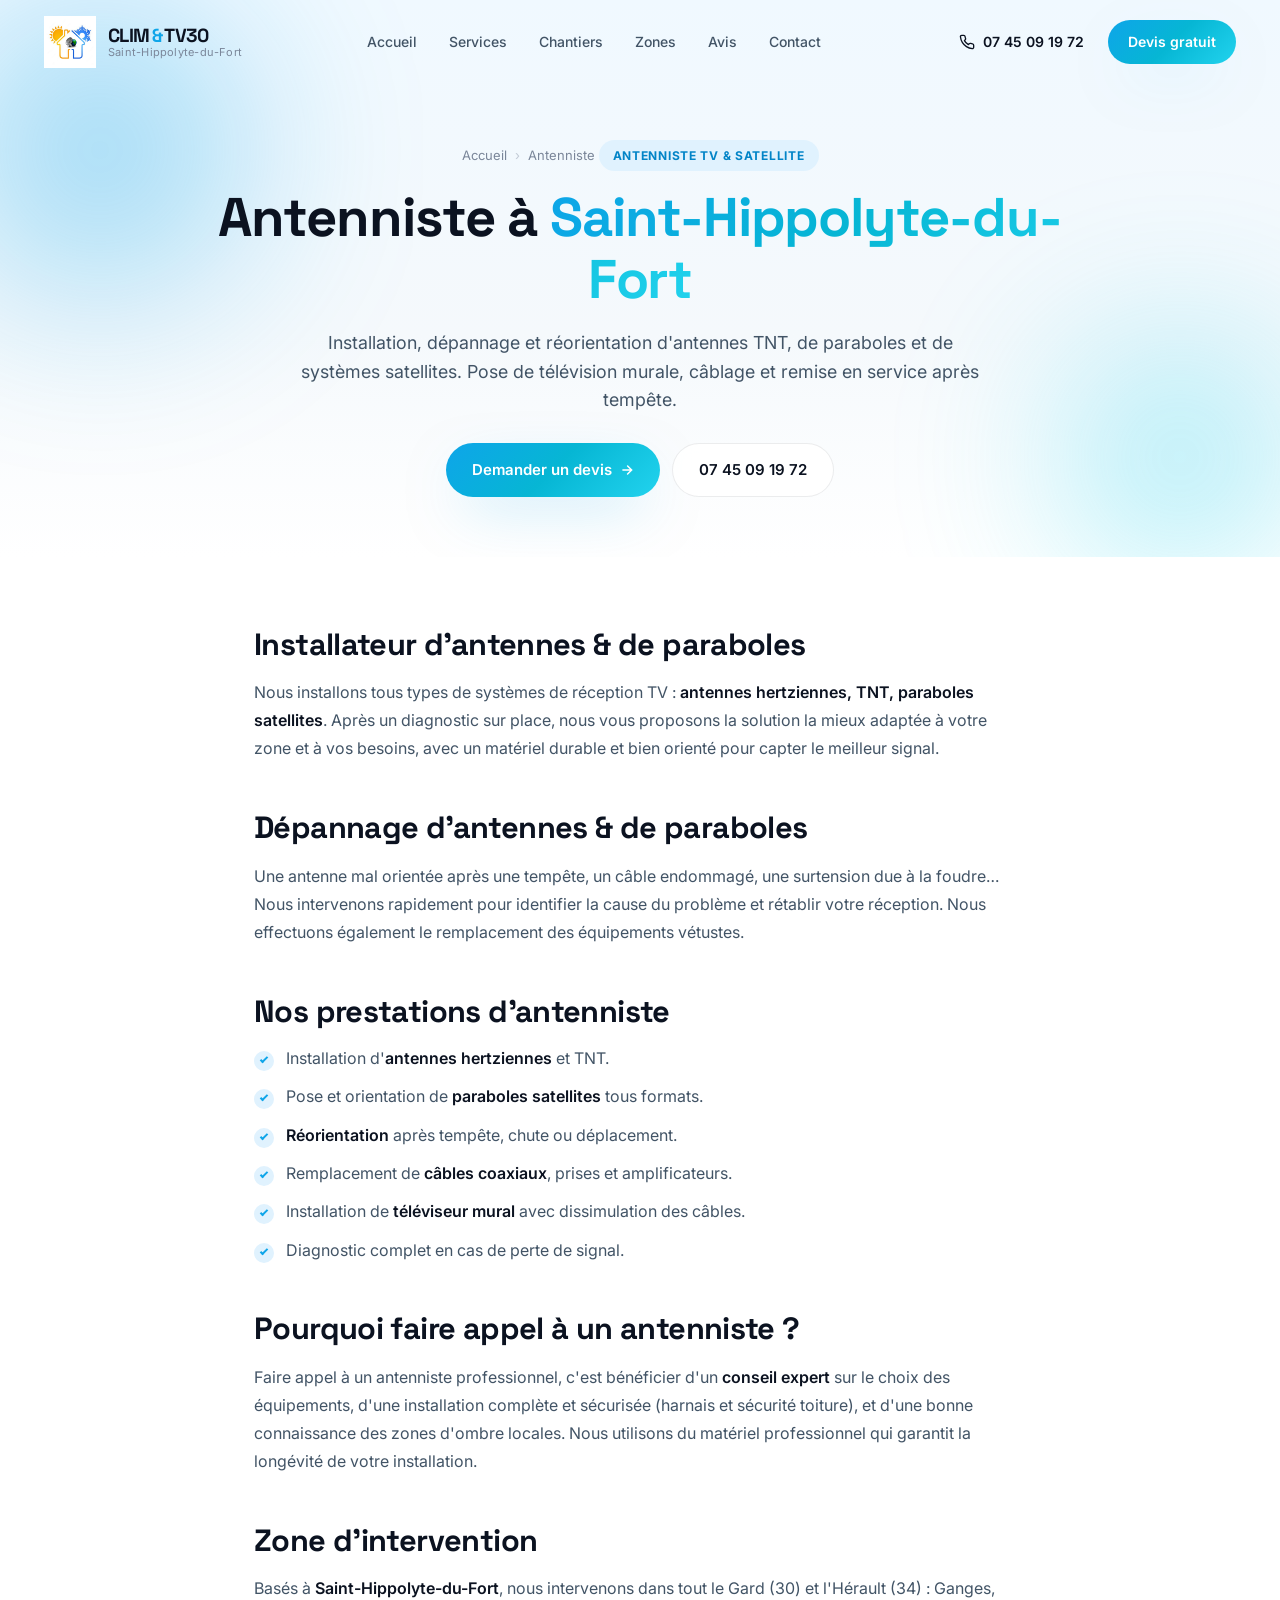
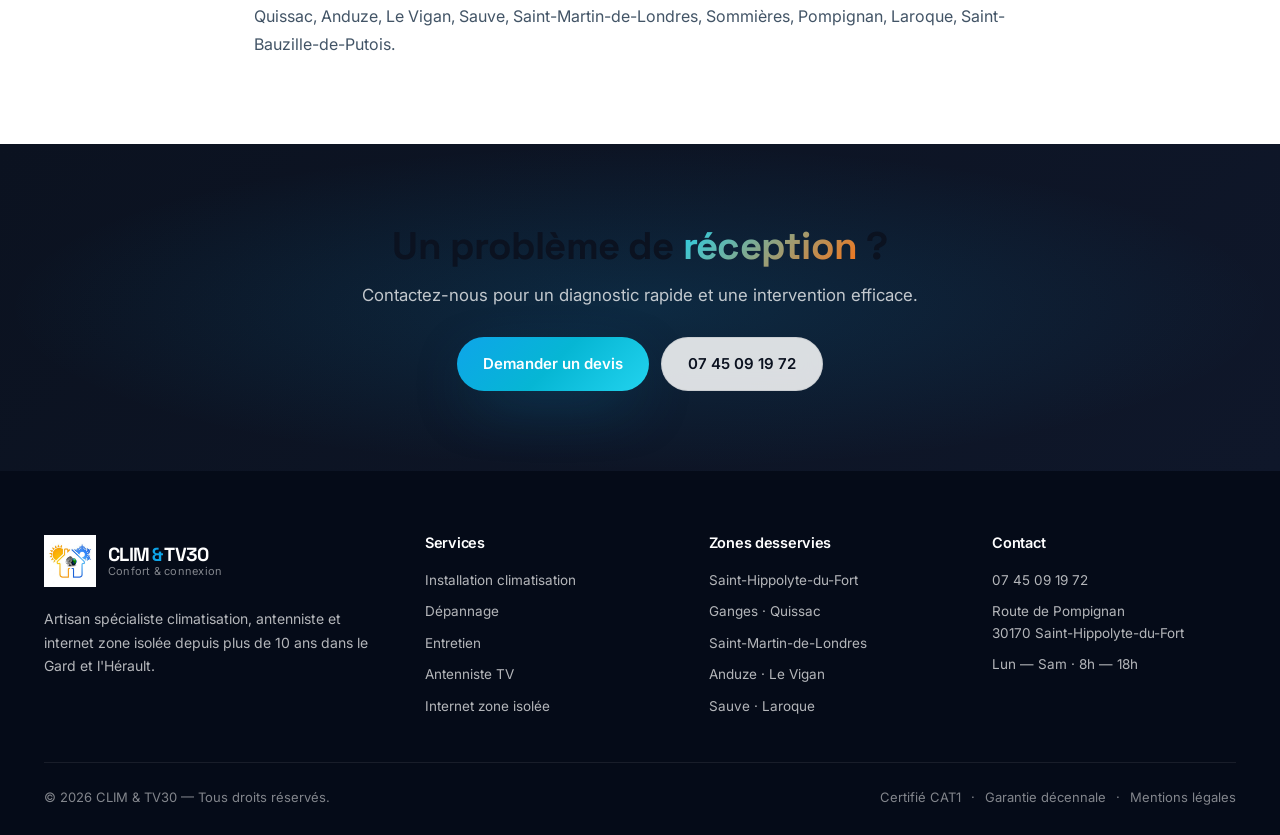
<file: antenniste.html>
<!DOCTYPE html>
<html lang="fr">
<head>
    <meta charset="UTF-8">
    <meta name="viewport" content="width=device-width, initial-scale=1.0">
    <title>Antenniste à Saint-Hippolyte-du-Fort — Installation & dépannage TV/parabole — CLIM & TV30</title>
    <meta name="description" content="Antenniste à Saint-Hippolyte-du-Fort : installation antennes TNT, paraboles satellites, dépannage après tempête. Intervention Gard (30) & Hérault (34).">
    <meta name="theme-color" content="#0EA5E9">
    <link rel="icon" type="image/png" href="images/logo/logo.png">
    <link rel="preconnect" href="https://fonts.googleapis.com">
    <link rel="preconnect" href="https://fonts.gstatic.com" crossorigin>
    <link href="https://fonts.googleapis.com/css2?family=Inter:wght@300;400;500;600;700;800&family=Space+Grotesk:wght@500;600;700&display=swap" rel="stylesheet">
    <link rel="stylesheet" href="styles.css">
</head>
<body>

<header class="nav" id="nav">
    <div class="nav-container">
        <a href="index.html" class="nav-logo">
            <img class="logo-img" src="images/logo/logo.png" alt="CLIM & TV30">
            <div class="logo-text">
                <span class="logo-main">CLIM<em>&</em>TV30</span>
                <span class="logo-sub">Saint-Hippolyte-du-Fort</span>
            </div>
        </a>
        <nav class="nav-menu" id="navMenu">
            <a href="index.html">Accueil</a>
            <a href="index.html#services">Services</a>
            <a href="index.html#chantiers">Chantiers</a>
            <a href="index.html#zones">Zones</a>
            <a href="index.html#avis">Avis</a>
            <a href="contact.html">Contact</a>
        </nav>
        <div class="nav-actions">
            <a href="tel:+33745091972" class="nav-phone">
                <svg width="16" height="16" viewBox="0 0 24 24" fill="none" stroke="currentColor" stroke-width="2" stroke-linecap="round" stroke-linejoin="round">
                    <path d="M22 16.92v3a2 2 0 0 1-2.18 2 19.79 19.79 0 0 1-8.63-3.07 19.5 19.5 0 0 1-6-6 19.79 19.79 0 0 1-3.07-8.67A2 2 0 0 1 4.11 2h3a2 2 0 0 1 2 1.72 12.84 12.84 0 0 0 .7 2.81 2 2 0 0 1-.45 2.11L8.09 9.91a16 16 0 0 0 6 6l1.27-1.27a2 2 0 0 1 2.11-.45 12.84 12.84 0 0 0 2.81.7A2 2 0 0 1 22 16.92z"/>
                </svg>
                07 45 09 19 72
            </a>
            <a href="contact.html" class="nav-cta">Devis gratuit</a>
            <button class="nav-toggle" id="navToggle" aria-label="Menu">
                <span></span><span></span><span></span>
            </button>
        </div>
    </div>
</header>

<section class="page-hero">
    <div class="hero-blobs">
        <div class="blob blob-1"></div>
        <div class="blob blob-2"></div>
    </div>
    <div class="page-hero-inner">
        <div class="breadcrumb">
            <a href="index.html">Accueil</a>
            <span class="breadcrumb-sep">›</span>
            <span>Antenniste</span>
        </div>
        <span class="eyebrow">Antenniste TV & satellite</span>
        <h1 class="page-hero-title">Antenniste à <em>Saint-Hippolyte-du-Fort</em></h1>
        <p class="page-hero-lead">Installation, dépannage et réorientation d'antennes TNT, de paraboles et de systèmes satellites. Pose de télévision murale, câblage et remise en service après tempête.</p>
        <div class="page-hero-actions">
            <a href="contact.html" class="btn btn-primary">Demander un devis
                <svg width="14" height="14" viewBox="0 0 24 24" fill="none" stroke="currentColor" stroke-width="2.5" stroke-linecap="round"><path d="M5 12h14M13 5l7 7-7 7"/></svg>
            </a>
            <a href="tel:+33745091972" class="btn btn-ghost">07 45 09 19 72</a>
        </div>
    </div>
</section>

<section class="page-body">
    <div class="page-content">
        <h2>Installateur d'antennes & de paraboles</h2>
        <p>Nous installons tous types de systèmes de réception TV : <strong>antennes hertziennes, TNT, paraboles satellites</strong>. Après un diagnostic sur place, nous vous proposons la solution la mieux adaptée à votre zone et à vos besoins, avec un matériel durable et bien orienté pour capter le meilleur signal.</p>

        <h2>Dépannage d'antennes & de paraboles</h2>
        <p>Une antenne mal orientée après une tempête, un câble endommagé, une surtension due à la foudre… Nous intervenons rapidement pour identifier la cause du problème et rétablir votre réception. Nous effectuons également le remplacement des équipements vétustes.</p>

        <h2>Nos prestations d'antenniste</h2>
        <ul>
            <li>Installation d'<strong>antennes hertziennes</strong> et TNT.</li>
            <li>Pose et orientation de <strong>paraboles satellites</strong> tous formats.</li>
            <li><strong>Réorientation</strong> après tempête, chute ou déplacement.</li>
            <li>Remplacement de <strong>câbles coaxiaux</strong>, prises et amplificateurs.</li>
            <li>Installation de <strong>téléviseur mural</strong> avec dissimulation des câbles.</li>
            <li>Diagnostic complet en cas de perte de signal.</li>
        </ul>

        <h2>Pourquoi faire appel à un antenniste ?</h2>
        <p>Faire appel à un antenniste professionnel, c'est bénéficier d'un <strong>conseil expert</strong> sur le choix des équipements, d'une installation complète et sécurisée (harnais et sécurité toiture), et d'une bonne connaissance des zones d'ombre locales. Nous utilisons du matériel professionnel qui garantit la longévité de votre installation.</p>

        <h2>Zone d'intervention</h2>
        <p>Basés à <strong>Saint-Hippolyte-du-Fort</strong>, nous intervenons dans tout le Gard (30) et l'Hérault (34) : Ganges, Quissac, Anduze, Le Vigan, Sauve, Saint-Martin-de-Londres, Sommières, Pompignan, Laroque, Saint-Bauzille-de-Putois.</p>
    </div>
</section>

<section class="page-cta">
    <div class="page-cta-inner">
        <h2>Un problème de <em>réception</em> ?</h2>
        <p>Contactez-nous pour un diagnostic rapide et une intervention efficace.</p>
        <div class="page-cta-actions">
            <a href="contact.html" class="btn btn-primary">Demander un devis</a>
            <a href="tel:+33745091972" class="btn btn-ghost">07 45 09 19 72</a>
        </div>
    </div>
</section>

<footer class="footer">
    <div class="container">
        <div class="footer-top">
            <div class="footer-brand">
                <div class="nav-logo">
                    <img class="logo-img" src="images/logo/logo.png" alt="CLIM & TV30">
                    <div class="logo-text">
                        <span class="logo-main">CLIM<em>&</em>TV30</span>
                        <span class="logo-sub">Confort & connexion</span>
                    </div>
                </div>
                <p>Artisan spécialiste climatisation, antenniste et internet zone isolée depuis plus de 10 ans dans le Gard et l'Hérault.</p>
            </div>
            <div class="footer-col">
                <h4>Services</h4>
                <ul>
                    <li><a href="installation.html">Installation climatisation</a></li>
                    <li><a href="depannage.html">Dépannage</a></li>
                    <li><a href="entretien.html">Entretien</a></li>
                    <li><a href="antenniste.html">Antenniste TV</a></li>
                    <li><a href="internet.html">Internet zone isolée</a></li>
                </ul>
            </div>
            <div class="footer-col">
                <h4>Zones desservies</h4>
                <ul>
                    <li>Saint-Hippolyte-du-Fort</li>
                    <li>Ganges · Quissac</li>
                    <li>Saint-Martin-de-Londres</li>
                    <li>Anduze · Le Vigan</li>
                    <li>Sauve · Laroque</li>
                </ul>
            </div>
            <div class="footer-col">
                <h4>Contact</h4>
                <ul>
                    <li><a href="tel:+33745091972">07 45 09 19 72</a></li>
                    <li>Route de Pompignan<br>30170 Saint-Hippolyte-du-Fort</li>
                    <li>Lun — Sam · 8h — 18h</li>
                </ul>
            </div>
        </div>
        <div class="footer-bottom">
            <div>© <span id="year"></span> CLIM & TV30 — Tous droits réservés.</div>
            <div class="footer-legal">
                <span>Certifié CAT1</span>
                <span>·</span>
                <span>Garantie décennale</span>
                <span>·</span>
                <a href="#">Mentions légales</a>
            </div>
        </div>
    </div>
</footer>

<a href="tel:+33745091972" class="floating-call" aria-label="Appeler CLIM & TV30">
    <svg viewBox="0 0 24 24" fill="none" stroke="currentColor" stroke-width="2" stroke-linecap="round" stroke-linejoin="round">
        <path d="M22 16.92v3a2 2 0 0 1-2.18 2 19.79 19.79 0 0 1-8.63-3.07 19.5 19.5 0 0 1-6-6 19.79 19.79 0 0 1-3.07-8.67A2 2 0 0 1 4.11 2h3a2 2 0 0 1 2 1.72 12.84 12.84 0 0 0 .7 2.81 2 2 0 0 1-.45 2.11L8.09 9.91a16 16 0 0 0 6 6l1.27-1.27a2 2 0 0 1 2.11-.45 12.84 12.84 0 0 0 2.81.7A2 2 0 0 1 22 16.92z"/>
    </svg>
</a>

<script src="script.js"></script>
</body>
</html>
</file>
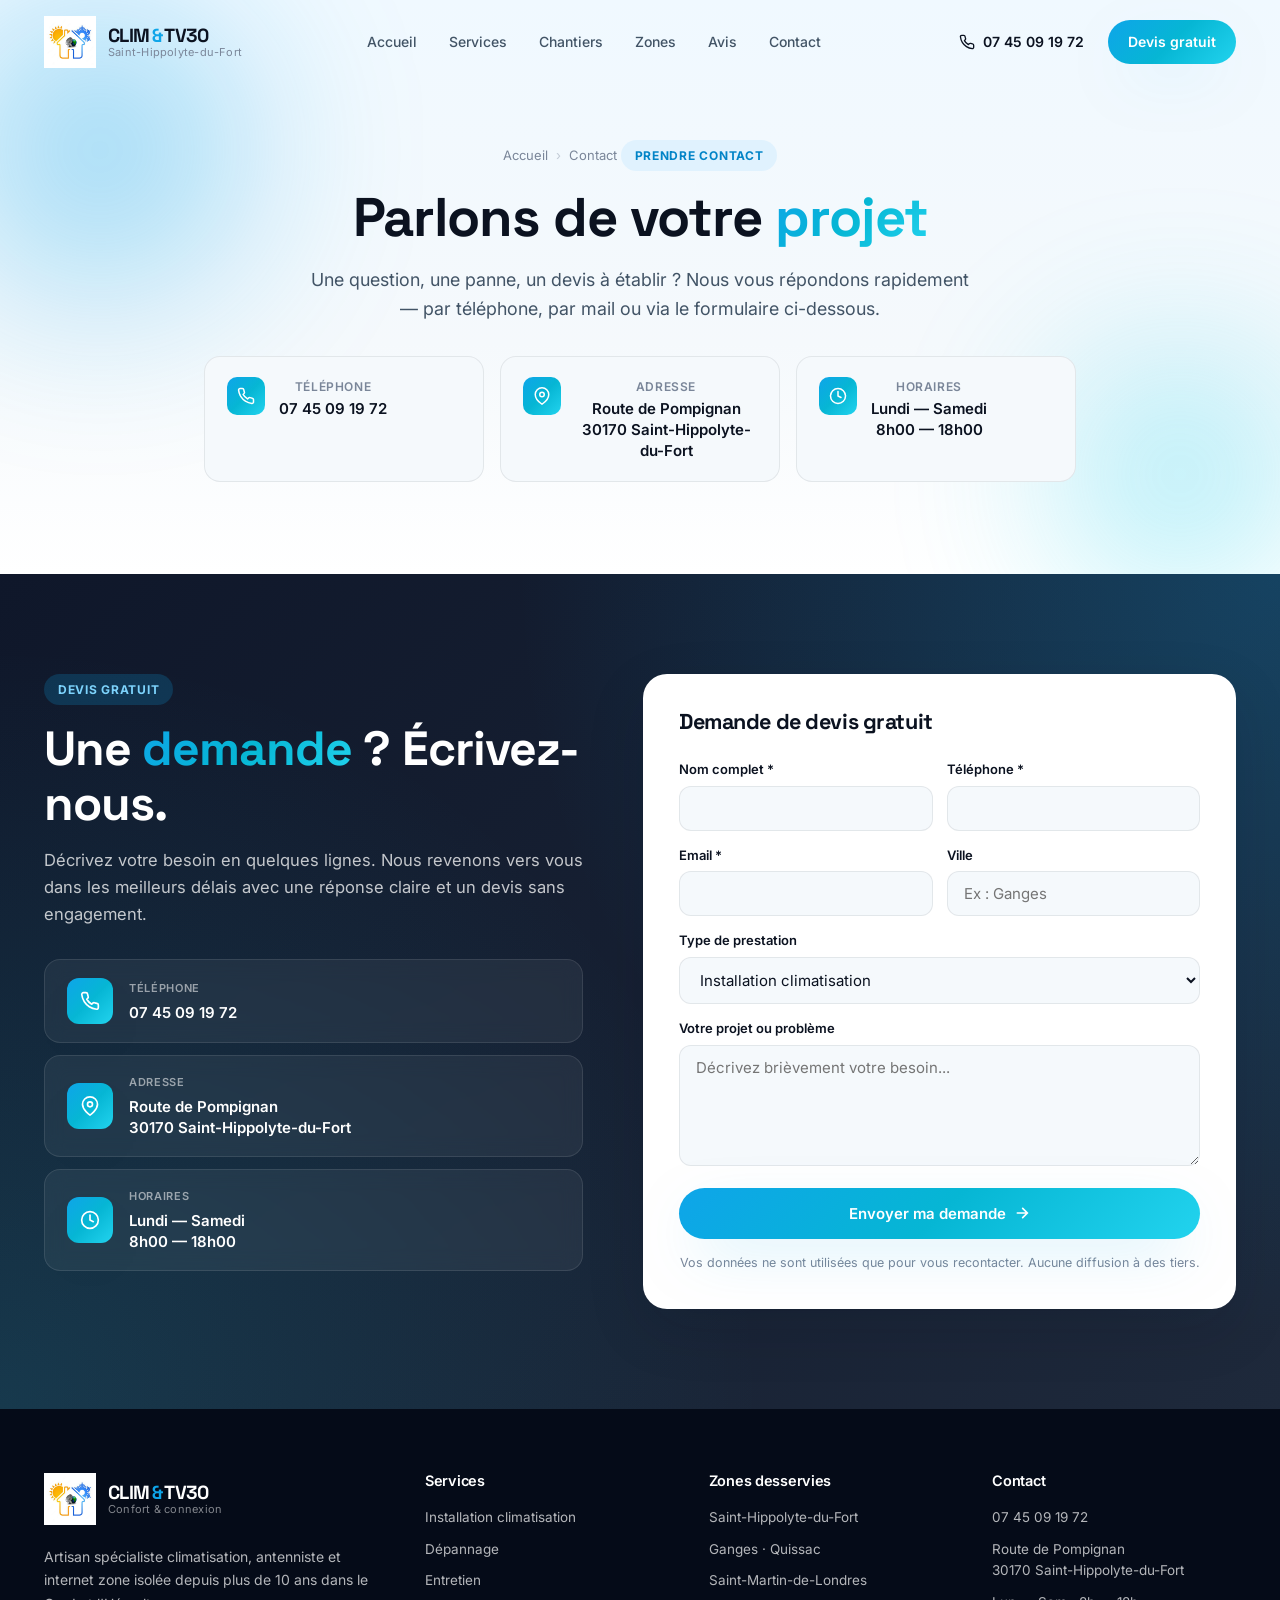
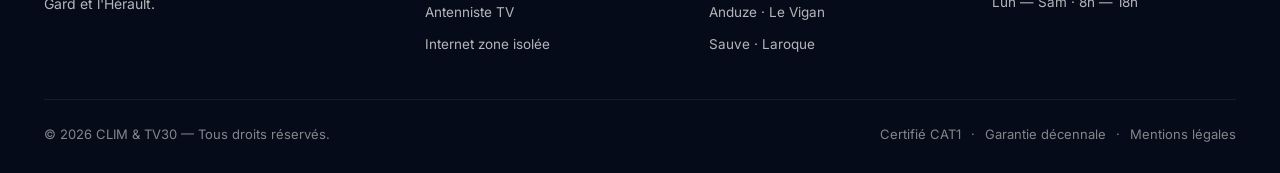
<file: contact.html>
<!DOCTYPE html>
<html lang="fr">
<head>
    <meta charset="UTF-8">
    <meta name="viewport" content="width=device-width, initial-scale=1.0">
    <title>Contact — Devis gratuit CLIM & TV30 · Saint-Hippolyte-du-Fort</title>
    <meta name="description" content="Contactez CLIM & TV30 pour un devis gratuit : climatisation, antenniste, internet zone isolée. Tél. 07 45 09 19 72 · Route de Pompignan, 30170 Saint-Hippolyte-du-Fort.">
    <meta name="theme-color" content="#0EA5E9">
    <link rel="icon" type="image/png" href="images/logo/logo.png">
    <link rel="preconnect" href="https://fonts.googleapis.com">
    <link rel="preconnect" href="https://fonts.gstatic.com" crossorigin>
    <link href="https://fonts.googleapis.com/css2?family=Inter:wght@300;400;500;600;700;800&family=Space+Grotesk:wght@500;600;700&display=swap" rel="stylesheet">
    <link rel="stylesheet" href="styles.css">
</head>
<body>

<header class="nav" id="nav">
    <div class="nav-container">
        <a href="index.html" class="nav-logo">
            <img class="logo-img" src="images/logo/logo.png" alt="CLIM & TV30">
            <div class="logo-text">
                <span class="logo-main">CLIM<em>&</em>TV30</span>
                <span class="logo-sub">Saint-Hippolyte-du-Fort</span>
            </div>
        </a>
        <nav class="nav-menu" id="navMenu">
            <a href="index.html">Accueil</a>
            <a href="index.html#services">Services</a>
            <a href="index.html#chantiers">Chantiers</a>
            <a href="index.html#zones">Zones</a>
            <a href="index.html#avis">Avis</a>
            <a href="contact.html">Contact</a>
        </nav>
        <div class="nav-actions">
            <a href="tel:+33745091972" class="nav-phone">
                <svg width="16" height="16" viewBox="0 0 24 24" fill="none" stroke="currentColor" stroke-width="2" stroke-linecap="round" stroke-linejoin="round">
                    <path d="M22 16.92v3a2 2 0 0 1-2.18 2 19.79 19.79 0 0 1-8.63-3.07 19.5 19.5 0 0 1-6-6 19.79 19.79 0 0 1-3.07-8.67A2 2 0 0 1 4.11 2h3a2 2 0 0 1 2 1.72 12.84 12.84 0 0 0 .7 2.81 2 2 0 0 1-.45 2.11L8.09 9.91a16 16 0 0 0 6 6l1.27-1.27a2 2 0 0 1 2.11-.45 12.84 12.84 0 0 0 2.81.7A2 2 0 0 1 22 16.92z"/>
                </svg>
                07 45 09 19 72
            </a>
            <a href="#form" class="nav-cta">Devis gratuit</a>
            <button class="nav-toggle" id="navToggle" aria-label="Menu">
                <span></span><span></span><span></span>
            </button>
        </div>
    </div>
</header>

<section class="page-hero">
    <div class="hero-blobs">
        <div class="blob blob-1"></div>
        <div class="blob blob-2"></div>
    </div>
    <div class="page-hero-inner">
        <div class="breadcrumb">
            <a href="index.html">Accueil</a>
            <span class="breadcrumb-sep">›</span>
            <span>Contact</span>
        </div>
        <span class="eyebrow">Prendre contact</span>
        <h1 class="page-hero-title">Parlons de votre <em>projet</em></h1>
        <p class="page-hero-lead">Une question, une panne, un devis à établir ? Nous vous répondons rapidement — par téléphone, par mail ou via le formulaire ci-dessous.</p>
        <div class="info-cards">
            <a href="tel:+33745091972" class="info-card">
                <div class="info-card-icon">
                    <svg viewBox="0 0 24 24" fill="none" stroke="currentColor" stroke-width="2" stroke-linecap="round" stroke-linejoin="round">
                        <path d="M22 16.92v3a2 2 0 0 1-2.18 2 19.79 19.79 0 0 1-8.63-3.07 19.5 19.5 0 0 1-6-6 19.79 19.79 0 0 1-3.07-8.67A2 2 0 0 1 4.11 2h3a2 2 0 0 1 2 1.72 12.84 12.84 0 0 0 .7 2.81 2 2 0 0 1-.45 2.11L8.09 9.91a16 16 0 0 0 6 6l1.27-1.27a2 2 0 0 1 2.11-.45 12.84 12.84 0 0 0 2.81.7A2 2 0 0 1 22 16.92z"/>
                    </svg>
                </div>
                <div>
                    <div class="info-card-label">Téléphone</div>
                    <div class="info-card-val">07 45 09 19 72</div>
                </div>
            </a>
            <div class="info-card">
                <div class="info-card-icon">
                    <svg viewBox="0 0 24 24" fill="none" stroke="currentColor" stroke-width="2" stroke-linecap="round" stroke-linejoin="round">
                        <path d="M21 10c0 7-9 13-9 13s-9-6-9-13a9 9 0 0 1 18 0z"/>
                        <circle cx="12" cy="10" r="3"/>
                    </svg>
                </div>
                <div>
                    <div class="info-card-label">Adresse</div>
                    <div class="info-card-val">Route de Pompignan<br>30170 Saint-Hippolyte-du-Fort</div>
                </div>
            </div>
            <div class="info-card">
                <div class="info-card-icon">
                    <svg viewBox="0 0 24 24" fill="none" stroke="currentColor" stroke-width="2" stroke-linecap="round" stroke-linejoin="round">
                        <circle cx="12" cy="12" r="10"/>
                        <path d="M12 6v6l4 2"/>
                    </svg>
                </div>
                <div>
                    <div class="info-card-label">Horaires</div>
                    <div class="info-card-val">Lundi — Samedi<br>8h00 — 18h00</div>
                </div>
            </div>
        </div>
    </div>
</section>

<section id="form" class="contact">
    <div class="container">
        <div class="contact-inner">
            <div class="contact-info">
                <span class="eyebrow eyebrow-light">Devis gratuit</span>
                <h2 class="section-title">Une <em>demande</em> ? Écrivez-nous.</h2>
                <p class="section-lead">Décrivez votre besoin en quelques lignes. Nous revenons vers vous dans les meilleurs délais avec une réponse claire et un devis sans engagement.</p>
                <div class="contact-cards">
                    <a href="tel:+33745091972" class="contact-card">
                        <div class="contact-card-icon">
                            <svg viewBox="0 0 24 24" fill="none" stroke="currentColor" stroke-width="2" stroke-linecap="round" stroke-linejoin="round">
                                <path d="M22 16.92v3a2 2 0 0 1-2.18 2 19.79 19.79 0 0 1-8.63-3.07 19.5 19.5 0 0 1-6-6 19.79 19.79 0 0 1-3.07-8.67A2 2 0 0 1 4.11 2h3a2 2 0 0 1 2 1.72 12.84 12.84 0 0 0 .7 2.81 2 2 0 0 1-.45 2.11L8.09 9.91a16 16 0 0 0 6 6l1.27-1.27a2 2 0 0 1 2.11-.45 12.84 12.84 0 0 0 2.81.7A2 2 0 0 1 22 16.92z"/>
                            </svg>
                        </div>
                        <div>
                            <div class="contact-card-label">Téléphone</div>
                            <div class="contact-card-val">07 45 09 19 72</div>
                        </div>
                    </a>
                    <div class="contact-card">
                        <div class="contact-card-icon">
                            <svg viewBox="0 0 24 24" fill="none" stroke="currentColor" stroke-width="2" stroke-linecap="round" stroke-linejoin="round">
                                <path d="M21 10c0 7-9 13-9 13s-9-6-9-13a9 9 0 0 1 18 0z"/>
                                <circle cx="12" cy="10" r="3"/>
                            </svg>
                        </div>
                        <div>
                            <div class="contact-card-label">Adresse</div>
                            <div class="contact-card-val">Route de Pompignan<br>30170 Saint-Hippolyte-du-Fort</div>
                        </div>
                    </div>
                    <div class="contact-card">
                        <div class="contact-card-icon">
                            <svg viewBox="0 0 24 24" fill="none" stroke="currentColor" stroke-width="2" stroke-linecap="round" stroke-linejoin="round">
                                <circle cx="12" cy="12" r="10"/>
                                <path d="M12 6v6l4 2"/>
                            </svg>
                        </div>
                        <div>
                            <div class="contact-card-label">Horaires</div>
                            <div class="contact-card-val">Lundi — Samedi<br>8h00 — 18h00</div>
                        </div>
                    </div>
                </div>
            </div>

            <form class="contact-form" id="contactForm" method="POST" action="#">
                <h3>Demande de devis gratuit</h3>
                <div class="form-row">
                    <div class="form-group">
                        <label for="name">Nom complet *</label>
                        <input type="text" id="name" name="name" required>
                    </div>
                    <div class="form-group">
                        <label for="phone">Téléphone *</label>
                        <input type="tel" id="phone" name="phone" required>
                    </div>
                </div>
                <div class="form-row">
                    <div class="form-group">
                        <label for="email">Email *</label>
                        <input type="email" id="email" name="email" required>
                    </div>
                    <div class="form-group">
                        <label for="city">Ville</label>
                        <input type="text" id="city" name="city" placeholder="Ex : Ganges">
                    </div>
                </div>
                <div class="form-group">
                    <label for="service">Type de prestation</label>
                    <select id="service" name="service">
                        <option>Installation climatisation</option>
                        <option>Dépannage climatisation</option>
                        <option>Entretien climatisation</option>
                        <option>Antenniste / TV</option>
                        <option>Internet zone isolée</option>
                        <option>Autre</option>
                    </select>
                </div>
                <div class="form-group">
                    <label for="message">Votre projet ou problème</label>
                    <textarea id="message" name="message" rows="5" placeholder="Décrivez brièvement votre besoin..."></textarea>
                </div>
                <button type="submit" class="btn btn-primary btn-full">
                    Envoyer ma demande
                    <svg width="16" height="16" viewBox="0 0 24 24" fill="none" stroke="currentColor" stroke-width="2.5" stroke-linecap="round"><path d="M5 12h14M13 5l7 7-7 7"/></svg>
                </button>
                <p class="form-privacy">Vos données ne sont utilisées que pour vous recontacter. Aucune diffusion à des tiers.</p>
                <div class="form-success" id="formSuccess">
                    <svg viewBox="0 0 24 24" fill="none" stroke="currentColor" stroke-width="2.5" stroke-linecap="round"><path d="M20 6L9 17l-5-5"/></svg>
                    Message envoyé — nous vous recontactons dans les meilleurs délais.
                </div>
            </form>
        </div>
    </div>
</section>

<footer class="footer">
    <div class="container">
        <div class="footer-top">
            <div class="footer-brand">
                <div class="nav-logo">
                    <img class="logo-img" src="images/logo/logo.png" alt="CLIM & TV30">
                    <div class="logo-text">
                        <span class="logo-main">CLIM<em>&</em>TV30</span>
                        <span class="logo-sub">Confort & connexion</span>
                    </div>
                </div>
                <p>Artisan spécialiste climatisation, antenniste et internet zone isolée depuis plus de 10 ans dans le Gard et l'Hérault.</p>
            </div>
            <div class="footer-col">
                <h4>Services</h4>
                <ul>
                    <li><a href="installation.html">Installation climatisation</a></li>
                    <li><a href="depannage.html">Dépannage</a></li>
                    <li><a href="entretien.html">Entretien</a></li>
                    <li><a href="antenniste.html">Antenniste TV</a></li>
                    <li><a href="internet.html">Internet zone isolée</a></li>
                </ul>
            </div>
            <div class="footer-col">
                <h4>Zones desservies</h4>
                <ul>
                    <li>Saint-Hippolyte-du-Fort</li>
                    <li>Ganges · Quissac</li>
                    <li>Saint-Martin-de-Londres</li>
                    <li>Anduze · Le Vigan</li>
                    <li>Sauve · Laroque</li>
                </ul>
            </div>
            <div class="footer-col">
                <h4>Contact</h4>
                <ul>
                    <li><a href="tel:+33745091972">07 45 09 19 72</a></li>
                    <li>Route de Pompignan<br>30170 Saint-Hippolyte-du-Fort</li>
                    <li>Lun — Sam · 8h — 18h</li>
                </ul>
            </div>
        </div>
        <div class="footer-bottom">
            <div>© <span id="year"></span> CLIM & TV30 — Tous droits réservés.</div>
            <div class="footer-legal">
                <span>Certifié CAT1</span>
                <span>·</span>
                <span>Garantie décennale</span>
                <span>·</span>
                <a href="#">Mentions légales</a>
            </div>
        </div>
    </div>
</footer>

<a href="tel:+33745091972" class="floating-call" aria-label="Appeler CLIM & TV30">
    <svg viewBox="0 0 24 24" fill="none" stroke="currentColor" stroke-width="2" stroke-linecap="round" stroke-linejoin="round">
        <path d="M22 16.92v3a2 2 0 0 1-2.18 2 19.79 19.79 0 0 1-8.63-3.07 19.5 19.5 0 0 1-6-6 19.79 19.79 0 0 1-3.07-8.67A2 2 0 0 1 4.11 2h3a2 2 0 0 1 2 1.72 12.84 12.84 0 0 0 .7 2.81 2 2 0 0 1-.45 2.11L8.09 9.91a16 16 0 0 0 6 6l1.27-1.27a2 2 0 0 1 2.11-.45 12.84 12.84 0 0 0 2.81.7A2 2 0 0 1 22 16.92z"/>
    </svg>
</a>

<script src="script.js"></script>
</body>
</html>
</file>
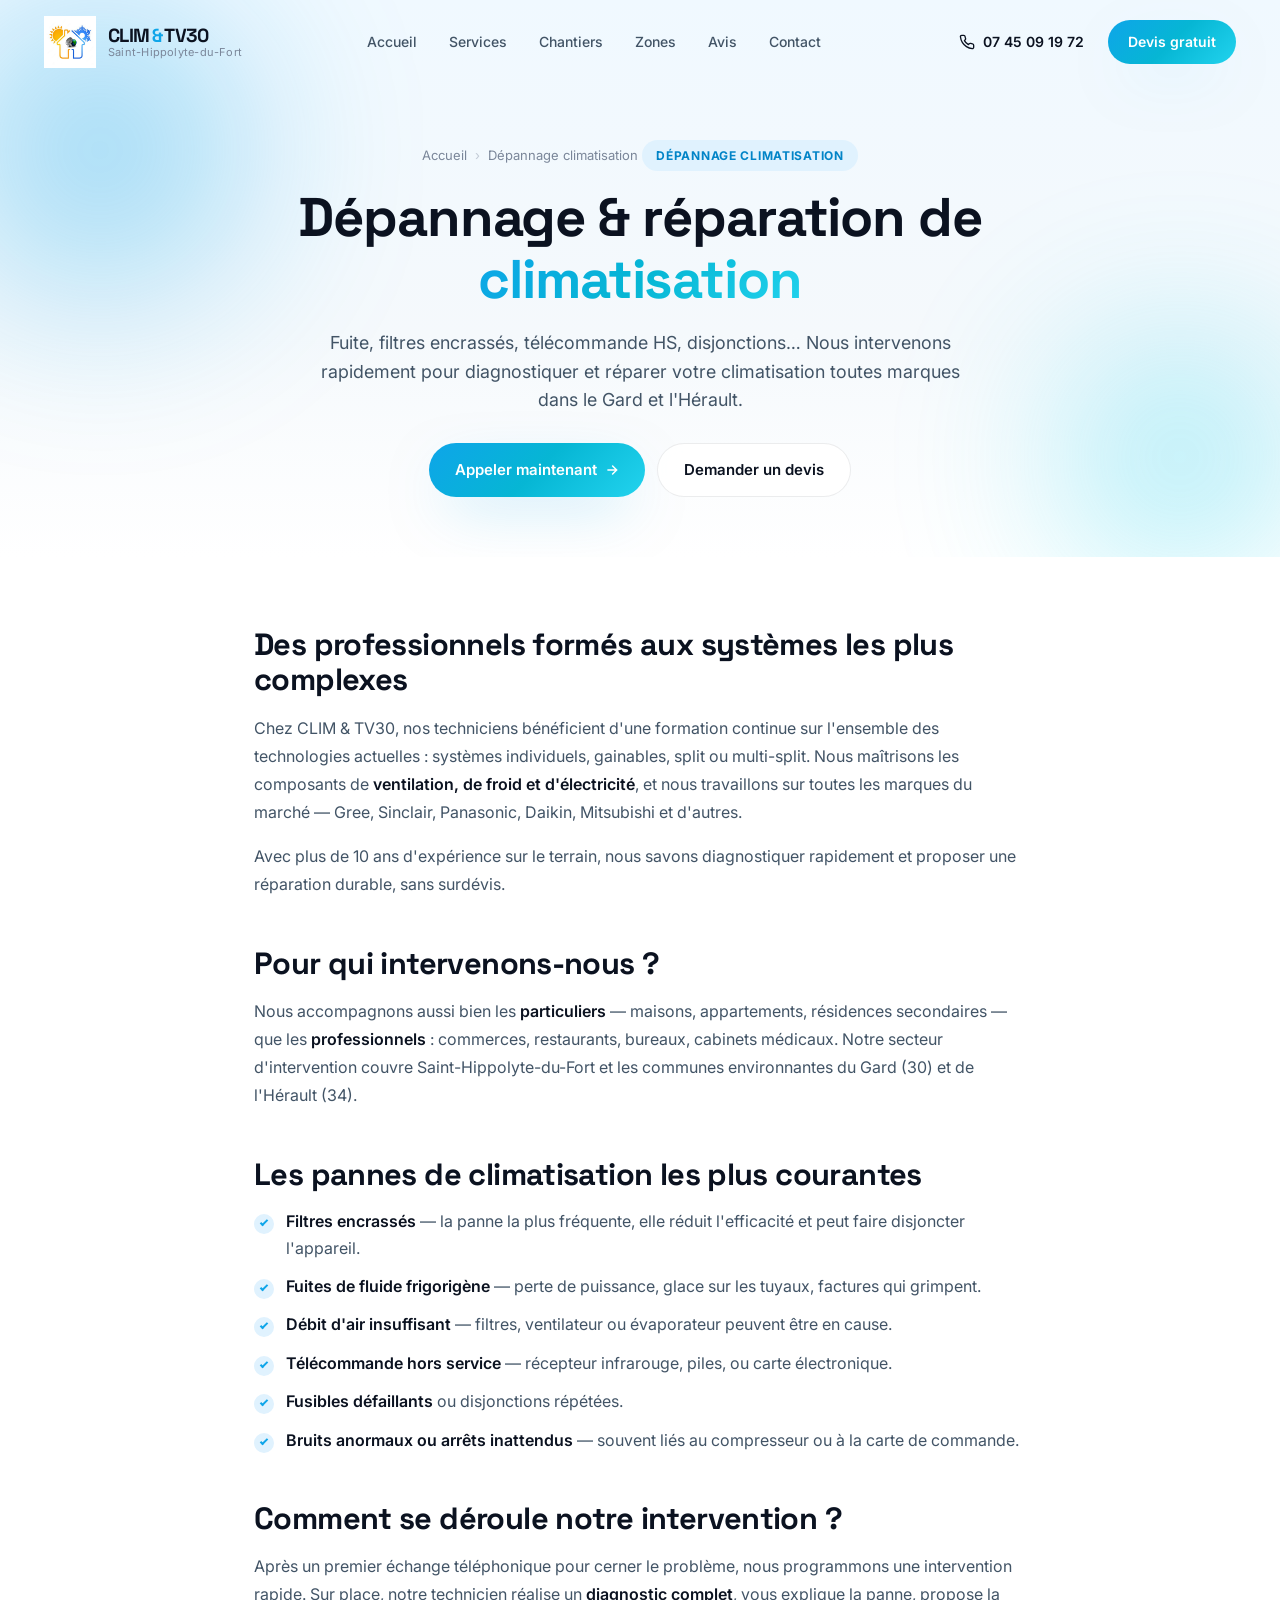
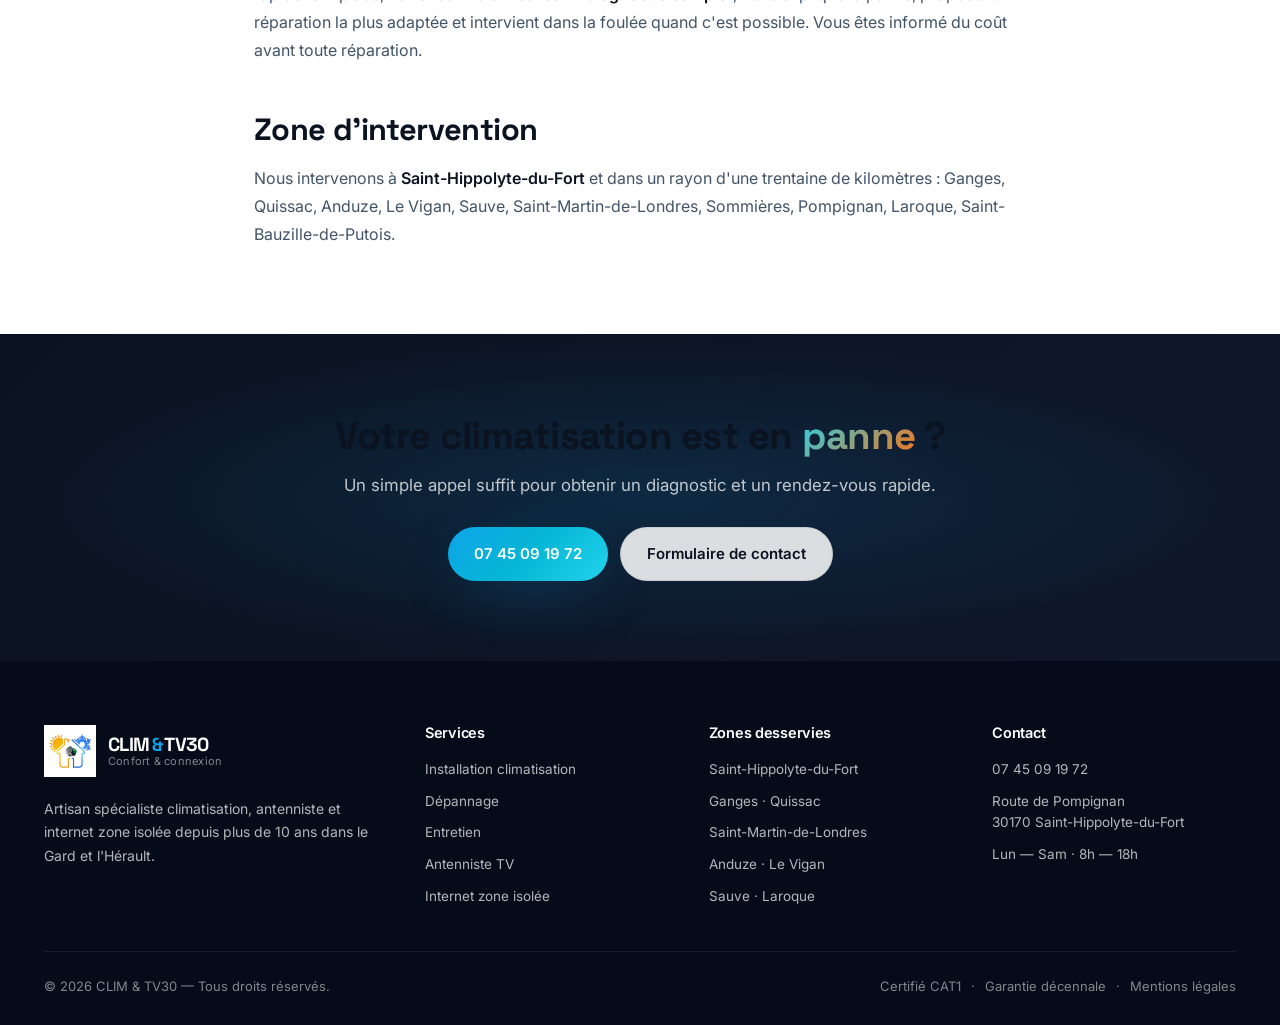
<file: depannage.html>
<!DOCTYPE html>
<html lang="fr">
<head>
    <meta charset="UTF-8">
    <meta name="viewport" content="width=device-width, initial-scale=1.0">
    <title>Dépannage & réparation climatisation à Saint-Hippolyte-du-Fort — CLIM & TV30</title>
    <meta name="description" content="Dépannage rapide de climatisation à Saint-Hippolyte-du-Fort. Diagnostic toutes marques, recharge fluide frigorigène, intervention Gard (30) & Hérault (34).">
    <meta name="theme-color" content="#0EA5E9">
    <link rel="icon" type="image/png" href="images/logo/logo.png">
    <link rel="preconnect" href="https://fonts.googleapis.com">
    <link rel="preconnect" href="https://fonts.gstatic.com" crossorigin>
    <link href="https://fonts.googleapis.com/css2?family=Inter:wght@300;400;500;600;700;800&family=Space+Grotesk:wght@500;600;700&display=swap" rel="stylesheet">
    <link rel="stylesheet" href="styles.css">
</head>
<body>

<header class="nav" id="nav">
    <div class="nav-container">
        <a href="index.html" class="nav-logo">
            <img class="logo-img" src="images/logo/logo.png" alt="CLIM & TV30">
            <div class="logo-text">
                <span class="logo-main">CLIM<em>&</em>TV30</span>
                <span class="logo-sub">Saint-Hippolyte-du-Fort</span>
            </div>
        </a>
        <nav class="nav-menu" id="navMenu">
            <a href="index.html">Accueil</a>
            <a href="index.html#services">Services</a>
            <a href="index.html#chantiers">Chantiers</a>
            <a href="index.html#zones">Zones</a>
            <a href="index.html#avis">Avis</a>
            <a href="contact.html">Contact</a>
        </nav>
        <div class="nav-actions">
            <a href="tel:+33745091972" class="nav-phone">
                <svg width="16" height="16" viewBox="0 0 24 24" fill="none" stroke="currentColor" stroke-width="2" stroke-linecap="round" stroke-linejoin="round">
                    <path d="M22 16.92v3a2 2 0 0 1-2.18 2 19.79 19.79 0 0 1-8.63-3.07 19.5 19.5 0 0 1-6-6 19.79 19.79 0 0 1-3.07-8.67A2 2 0 0 1 4.11 2h3a2 2 0 0 1 2 1.72 12.84 12.84 0 0 0 .7 2.81 2 2 0 0 1-.45 2.11L8.09 9.91a16 16 0 0 0 6 6l1.27-1.27a2 2 0 0 1 2.11-.45 12.84 12.84 0 0 0 2.81.7A2 2 0 0 1 22 16.92z"/>
                </svg>
                07 45 09 19 72
            </a>
            <a href="contact.html" class="nav-cta">Devis gratuit</a>
            <button class="nav-toggle" id="navToggle" aria-label="Menu">
                <span></span><span></span><span></span>
            </button>
        </div>
    </div>
</header>

<section class="page-hero">
    <div class="hero-blobs">
        <div class="blob blob-1"></div>
        <div class="blob blob-2"></div>
    </div>
    <div class="page-hero-inner">
        <div class="breadcrumb">
            <a href="index.html">Accueil</a>
            <span class="breadcrumb-sep">›</span>
            <span>Dépannage climatisation</span>
        </div>
        <span class="eyebrow">Dépannage climatisation</span>
        <h1 class="page-hero-title">Dépannage & réparation de <em>climatisation</em></h1>
        <p class="page-hero-lead">Fuite, filtres encrassés, télécommande HS, disjonctions… Nous intervenons rapidement pour diagnostiquer et réparer votre climatisation toutes marques dans le Gard et l'Hérault.</p>
        <div class="page-hero-actions">
            <a href="tel:+33745091972" class="btn btn-primary">Appeler maintenant
                <svg width="14" height="14" viewBox="0 0 24 24" fill="none" stroke="currentColor" stroke-width="2.5" stroke-linecap="round"><path d="M5 12h14M13 5l7 7-7 7"/></svg>
            </a>
            <a href="contact.html" class="btn btn-ghost">Demander un devis</a>
        </div>
    </div>
</section>

<section class="page-body">
    <div class="page-content">
        <h2>Des professionnels formés aux systèmes les plus complexes</h2>
        <p>Chez CLIM & TV30, nos techniciens bénéficient d'une formation continue sur l'ensemble des technologies actuelles : systèmes individuels, gainables, split ou multi-split. Nous maîtrisons les composants de <strong>ventilation, de froid et d'électricité</strong>, et nous travaillons sur toutes les marques du marché — Gree, Sinclair, Panasonic, Daikin, Mitsubishi et d'autres.</p>
        <p>Avec plus de 10 ans d'expérience sur le terrain, nous savons diagnostiquer rapidement et proposer une réparation durable, sans surdévis.</p>

        <h2>Pour qui intervenons-nous ?</h2>
        <p>Nous accompagnons aussi bien les <strong>particuliers</strong> — maisons, appartements, résidences secondaires — que les <strong>professionnels</strong> : commerces, restaurants, bureaux, cabinets médicaux. Notre secteur d'intervention couvre Saint-Hippolyte-du-Fort et les communes environnantes du Gard (30) et de l'Hérault (34).</p>

        <h2>Les pannes de climatisation les plus courantes</h2>
        <ul>
            <li><strong>Filtres encrassés</strong> — la panne la plus fréquente, elle réduit l'efficacité et peut faire disjoncter l'appareil.</li>
            <li><strong>Fuites de fluide frigorigène</strong> — perte de puissance, glace sur les tuyaux, factures qui grimpent.</li>
            <li><strong>Débit d'air insuffisant</strong> — filtres, ventilateur ou évaporateur peuvent être en cause.</li>
            <li><strong>Télécommande hors service</strong> — récepteur infrarouge, piles, ou carte électronique.</li>
            <li><strong>Fusibles défaillants</strong> ou disjonctions répétées.</li>
            <li><strong>Bruits anormaux ou arrêts inattendus</strong> — souvent liés au compresseur ou à la carte de commande.</li>
        </ul>

        <h2>Comment se déroule notre intervention ?</h2>
        <p>Après un premier échange téléphonique pour cerner le problème, nous programmons une intervention rapide. Sur place, notre technicien réalise un <strong>diagnostic complet</strong>, vous explique la panne, propose la réparation la plus adaptée et intervient dans la foulée quand c'est possible. Vous êtes informé du coût avant toute réparation.</p>

        <h2>Zone d'intervention</h2>
        <p>Nous intervenons à <strong>Saint-Hippolyte-du-Fort</strong> et dans un rayon d'une trentaine de kilomètres : Ganges, Quissac, Anduze, Le Vigan, Sauve, Saint-Martin-de-Londres, Sommières, Pompignan, Laroque, Saint-Bauzille-de-Putois.</p>
    </div>
</section>

<section class="page-cta">
    <div class="page-cta-inner">
        <h2>Votre climatisation est en <em>panne</em> ?</h2>
        <p>Un simple appel suffit pour obtenir un diagnostic et un rendez-vous rapide.</p>
        <div class="page-cta-actions">
            <a href="tel:+33745091972" class="btn btn-primary">07 45 09 19 72</a>
            <a href="contact.html" class="btn btn-ghost">Formulaire de contact</a>
        </div>
    </div>
</section>

<footer class="footer">
    <div class="container">
        <div class="footer-top">
            <div class="footer-brand">
                <div class="nav-logo">
                    <img class="logo-img" src="images/logo/logo.png" alt="CLIM & TV30">
                    <div class="logo-text">
                        <span class="logo-main">CLIM<em>&</em>TV30</span>
                        <span class="logo-sub">Confort & connexion</span>
                    </div>
                </div>
                <p>Artisan spécialiste climatisation, antenniste et internet zone isolée depuis plus de 10 ans dans le Gard et l'Hérault.</p>
            </div>
            <div class="footer-col">
                <h4>Services</h4>
                <ul>
                    <li><a href="installation.html">Installation climatisation</a></li>
                    <li><a href="depannage.html">Dépannage</a></li>
                    <li><a href="entretien.html">Entretien</a></li>
                    <li><a href="antenniste.html">Antenniste TV</a></li>
                    <li><a href="internet.html">Internet zone isolée</a></li>
                </ul>
            </div>
            <div class="footer-col">
                <h4>Zones desservies</h4>
                <ul>
                    <li>Saint-Hippolyte-du-Fort</li>
                    <li>Ganges · Quissac</li>
                    <li>Saint-Martin-de-Londres</li>
                    <li>Anduze · Le Vigan</li>
                    <li>Sauve · Laroque</li>
                </ul>
            </div>
            <div class="footer-col">
                <h4>Contact</h4>
                <ul>
                    <li><a href="tel:+33745091972">07 45 09 19 72</a></li>
                    <li>Route de Pompignan<br>30170 Saint-Hippolyte-du-Fort</li>
                    <li>Lun — Sam · 8h — 18h</li>
                </ul>
            </div>
        </div>
        <div class="footer-bottom">
            <div>© <span id="year"></span> CLIM & TV30 — Tous droits réservés.</div>
            <div class="footer-legal">
                <span>Certifié CAT1</span>
                <span>·</span>
                <span>Garantie décennale</span>
                <span>·</span>
                <a href="#">Mentions légales</a>
            </div>
        </div>
    </div>
</footer>

<a href="tel:+33745091972" class="floating-call" aria-label="Appeler CLIM & TV30">
    <svg viewBox="0 0 24 24" fill="none" stroke="currentColor" stroke-width="2" stroke-linecap="round" stroke-linejoin="round">
        <path d="M22 16.92v3a2 2 0 0 1-2.18 2 19.79 19.79 0 0 1-8.63-3.07 19.5 19.5 0 0 1-6-6 19.79 19.79 0 0 1-3.07-8.67A2 2 0 0 1 4.11 2h3a2 2 0 0 1 2 1.72 12.84 12.84 0 0 0 .7 2.81 2 2 0 0 1-.45 2.11L8.09 9.91a16 16 0 0 0 6 6l1.27-1.27a2 2 0 0 1 2.11-.45 12.84 12.84 0 0 0 2.81.7A2 2 0 0 1 22 16.92z"/>
    </svg>
</a>

<script src="script.js"></script>
</body>
</html>
</file>
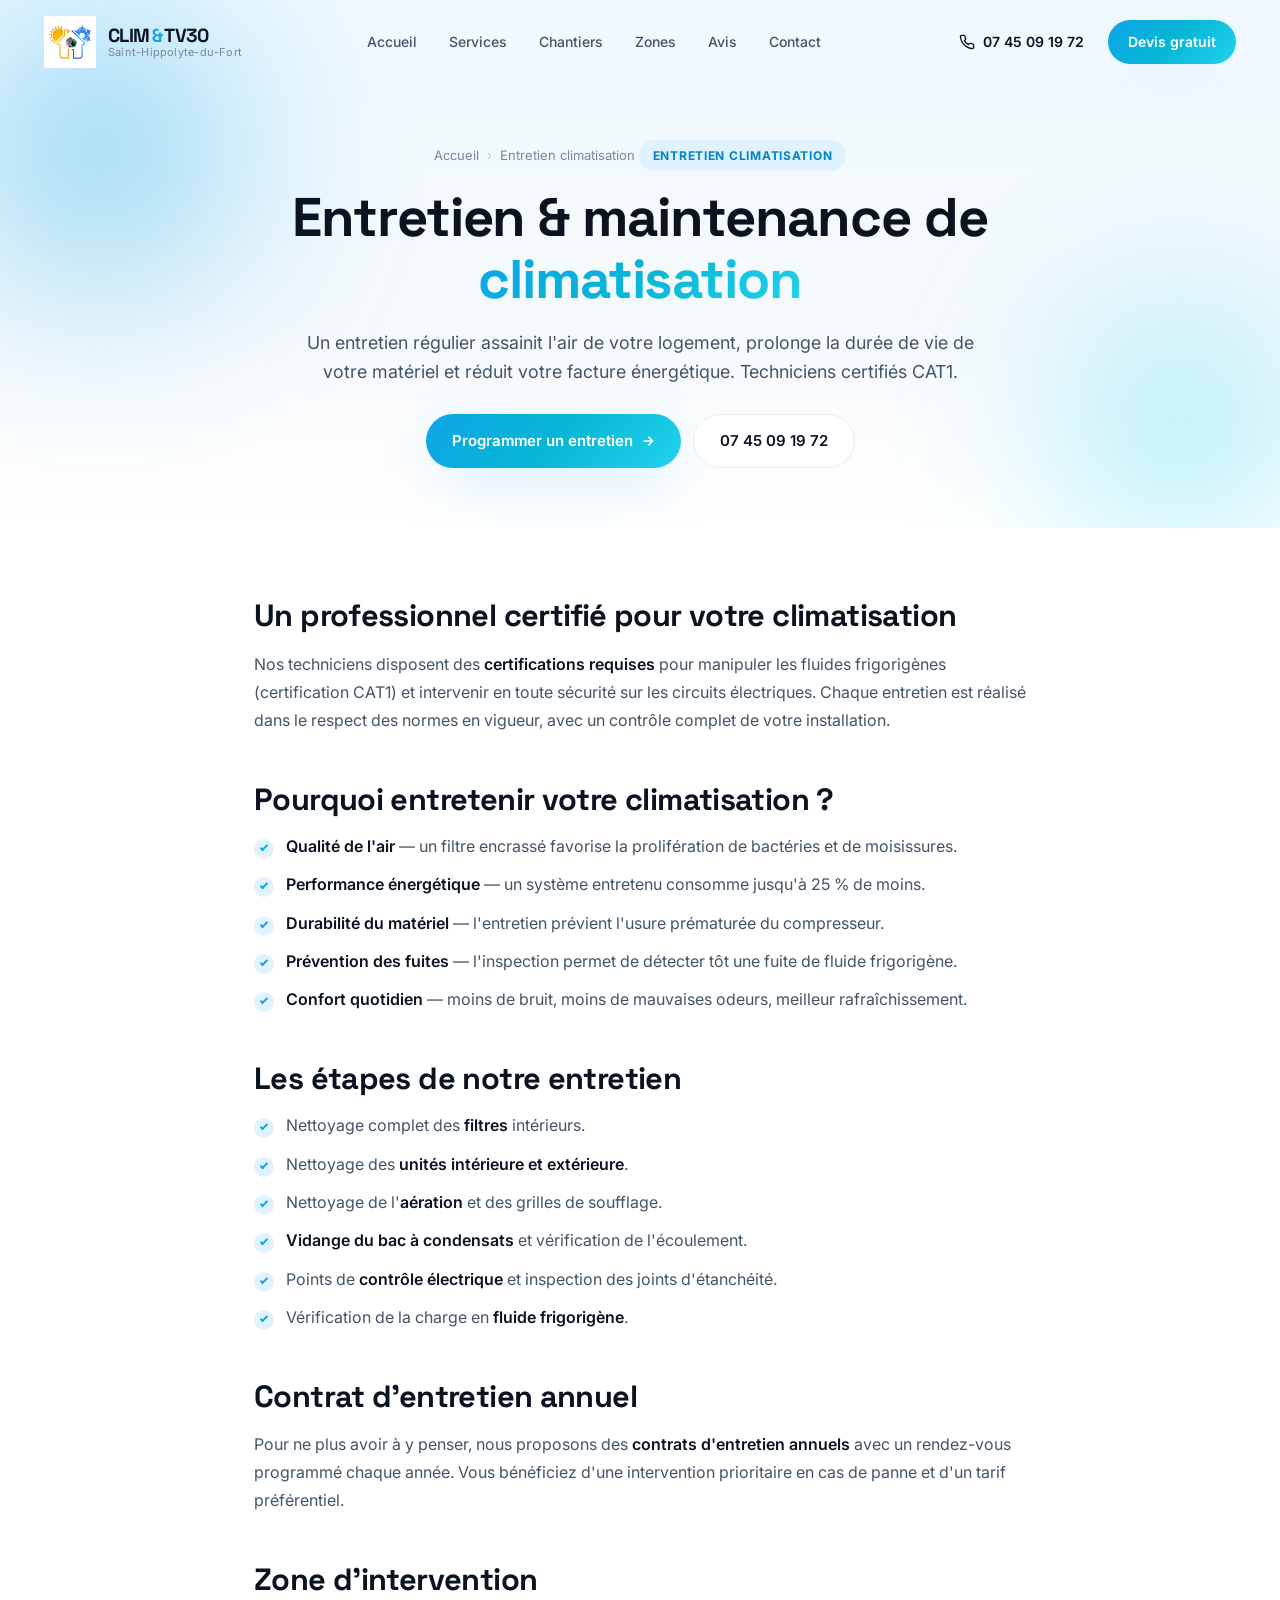
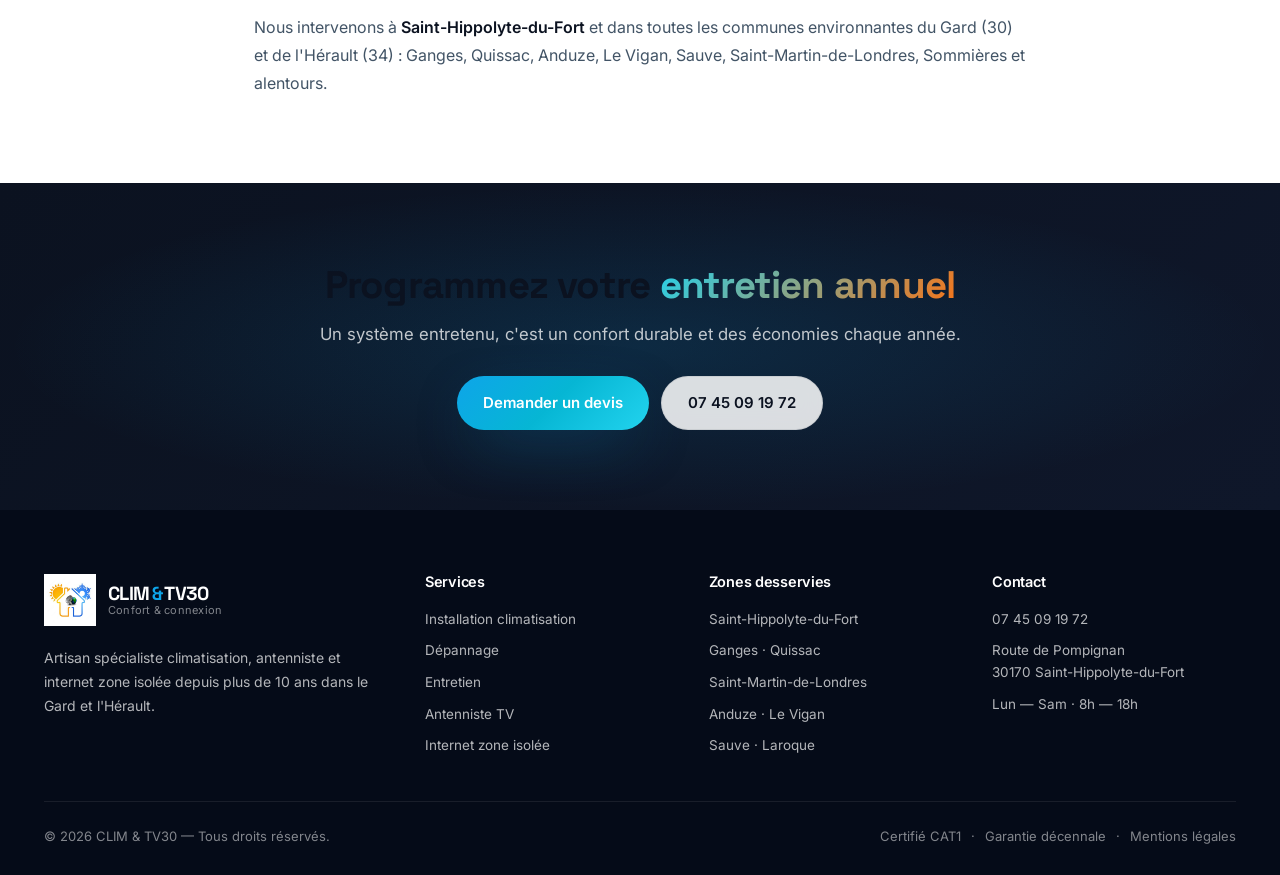
<file: entretien.html>
<!DOCTYPE html>
<html lang="fr">
<head>
    <meta charset="UTF-8">
    <meta name="viewport" content="width=device-width, initial-scale=1.0">
    <title>Entretien & maintenance de climatisation à Saint-Hippolyte-du-Fort — CLIM & TV30</title>
    <meta name="description" content="Entretien annuel de climatisation, nettoyage filtres, désinfection, contrôle électrique. Techniciens certifiés CAT1 dans le Gard (30) et l'Hérault (34).">
    <meta name="theme-color" content="#0EA5E9">
    <link rel="icon" type="image/png" href="images/logo/logo.png">
    <link rel="preconnect" href="https://fonts.googleapis.com">
    <link rel="preconnect" href="https://fonts.gstatic.com" crossorigin>
    <link href="https://fonts.googleapis.com/css2?family=Inter:wght@300;400;500;600;700;800&family=Space+Grotesk:wght@500;600;700&display=swap" rel="stylesheet">
    <link rel="stylesheet" href="styles.css">
</head>
<body>

<header class="nav" id="nav">
    <div class="nav-container">
        <a href="index.html" class="nav-logo">
            <img class="logo-img" src="images/logo/logo.png" alt="CLIM & TV30">
            <div class="logo-text">
                <span class="logo-main">CLIM<em>&</em>TV30</span>
                <span class="logo-sub">Saint-Hippolyte-du-Fort</span>
            </div>
        </a>
        <nav class="nav-menu" id="navMenu">
            <a href="index.html">Accueil</a>
            <a href="index.html#services">Services</a>
            <a href="index.html#chantiers">Chantiers</a>
            <a href="index.html#zones">Zones</a>
            <a href="index.html#avis">Avis</a>
            <a href="contact.html">Contact</a>
        </nav>
        <div class="nav-actions">
            <a href="tel:+33745091972" class="nav-phone">
                <svg width="16" height="16" viewBox="0 0 24 24" fill="none" stroke="currentColor" stroke-width="2" stroke-linecap="round" stroke-linejoin="round">
                    <path d="M22 16.92v3a2 2 0 0 1-2.18 2 19.79 19.79 0 0 1-8.63-3.07 19.5 19.5 0 0 1-6-6 19.79 19.79 0 0 1-3.07-8.67A2 2 0 0 1 4.11 2h3a2 2 0 0 1 2 1.72 12.84 12.84 0 0 0 .7 2.81 2 2 0 0 1-.45 2.11L8.09 9.91a16 16 0 0 0 6 6l1.27-1.27a2 2 0 0 1 2.11-.45 12.84 12.84 0 0 0 2.81.7A2 2 0 0 1 22 16.92z"/>
                </svg>
                07 45 09 19 72
            </a>
            <a href="contact.html" class="nav-cta">Devis gratuit</a>
            <button class="nav-toggle" id="navToggle" aria-label="Menu">
                <span></span><span></span><span></span>
            </button>
        </div>
    </div>
</header>

<section class="page-hero">
    <div class="hero-blobs">
        <div class="blob blob-1"></div>
        <div class="blob blob-2"></div>
    </div>
    <div class="page-hero-inner">
        <div class="breadcrumb">
            <a href="index.html">Accueil</a>
            <span class="breadcrumb-sep">›</span>
            <span>Entretien climatisation</span>
        </div>
        <span class="eyebrow">Entretien climatisation</span>
        <h1 class="page-hero-title">Entretien & maintenance de <em>climatisation</em></h1>
        <p class="page-hero-lead">Un entretien régulier assainit l'air de votre logement, prolonge la durée de vie de votre matériel et réduit votre facture énergétique. Techniciens certifiés CAT1.</p>
        <div class="page-hero-actions">
            <a href="contact.html" class="btn btn-primary">Programmer un entretien
                <svg width="14" height="14" viewBox="0 0 24 24" fill="none" stroke="currentColor" stroke-width="2.5" stroke-linecap="round"><path d="M5 12h14M13 5l7 7-7 7"/></svg>
            </a>
            <a href="tel:+33745091972" class="btn btn-ghost">07 45 09 19 72</a>
        </div>
    </div>
</section>

<section class="page-body">
    <div class="page-content">
        <h2>Un professionnel certifié pour votre climatisation</h2>
        <p>Nos techniciens disposent des <strong>certifications requises</strong> pour manipuler les fluides frigorigènes (certification CAT1) et intervenir en toute sécurité sur les circuits électriques. Chaque entretien est réalisé dans le respect des normes en vigueur, avec un contrôle complet de votre installation.</p>

        <h2>Pourquoi entretenir votre climatisation ?</h2>
        <ul>
            <li><strong>Qualité de l'air</strong> — un filtre encrassé favorise la prolifération de bactéries et de moisissures.</li>
            <li><strong>Performance énergétique</strong> — un système entretenu consomme jusqu'à 25 % de moins.</li>
            <li><strong>Durabilité du matériel</strong> — l'entretien prévient l'usure prématurée du compresseur.</li>
            <li><strong>Prévention des fuites</strong> — l'inspection permet de détecter tôt une fuite de fluide frigorigène.</li>
            <li><strong>Confort quotidien</strong> — moins de bruit, moins de mauvaises odeurs, meilleur rafraîchissement.</li>
        </ul>

        <h2>Les étapes de notre entretien</h2>
        <ul>
            <li>Nettoyage complet des <strong>filtres</strong> intérieurs.</li>
            <li>Nettoyage des <strong>unités intérieure et extérieure</strong>.</li>
            <li>Nettoyage de l'<strong>aération</strong> et des grilles de soufflage.</li>
            <li><strong>Vidange du bac à condensats</strong> et vérification de l'écoulement.</li>
            <li>Points de <strong>contrôle électrique</strong> et inspection des joints d'étanchéité.</li>
            <li>Vérification de la charge en <strong>fluide frigorigène</strong>.</li>
        </ul>

        <h2>Contrat d'entretien annuel</h2>
        <p>Pour ne plus avoir à y penser, nous proposons des <strong>contrats d'entretien annuels</strong> avec un rendez-vous programmé chaque année. Vous bénéficiez d'une intervention prioritaire en cas de panne et d'un tarif préférentiel.</p>

        <h2>Zone d'intervention</h2>
        <p>Nous intervenons à <strong>Saint-Hippolyte-du-Fort</strong> et dans toutes les communes environnantes du Gard (30) et de l'Hérault (34) : Ganges, Quissac, Anduze, Le Vigan, Sauve, Saint-Martin-de-Londres, Sommières et alentours.</p>
    </div>
</section>

<section class="page-cta">
    <div class="page-cta-inner">
        <h2>Programmez votre <em>entretien annuel</em></h2>
        <p>Un système entretenu, c'est un confort durable et des économies chaque année.</p>
        <div class="page-cta-actions">
            <a href="contact.html" class="btn btn-primary">Demander un devis</a>
            <a href="tel:+33745091972" class="btn btn-ghost">07 45 09 19 72</a>
        </div>
    </div>
</section>

<footer class="footer">
    <div class="container">
        <div class="footer-top">
            <div class="footer-brand">
                <div class="nav-logo">
                    <img class="logo-img" src="images/logo/logo.png" alt="CLIM & TV30">
                    <div class="logo-text">
                        <span class="logo-main">CLIM<em>&</em>TV30</span>
                        <span class="logo-sub">Confort & connexion</span>
                    </div>
                </div>
                <p>Artisan spécialiste climatisation, antenniste et internet zone isolée depuis plus de 10 ans dans le Gard et l'Hérault.</p>
            </div>
            <div class="footer-col">
                <h4>Services</h4>
                <ul>
                    <li><a href="installation.html">Installation climatisation</a></li>
                    <li><a href="depannage.html">Dépannage</a></li>
                    <li><a href="entretien.html">Entretien</a></li>
                    <li><a href="antenniste.html">Antenniste TV</a></li>
                    <li><a href="internet.html">Internet zone isolée</a></li>
                </ul>
            </div>
            <div class="footer-col">
                <h4>Zones desservies</h4>
                <ul>
                    <li>Saint-Hippolyte-du-Fort</li>
                    <li>Ganges · Quissac</li>
                    <li>Saint-Martin-de-Londres</li>
                    <li>Anduze · Le Vigan</li>
                    <li>Sauve · Laroque</li>
                </ul>
            </div>
            <div class="footer-col">
                <h4>Contact</h4>
                <ul>
                    <li><a href="tel:+33745091972">07 45 09 19 72</a></li>
                    <li>Route de Pompignan<br>30170 Saint-Hippolyte-du-Fort</li>
                    <li>Lun — Sam · 8h — 18h</li>
                </ul>
            </div>
        </div>
        <div class="footer-bottom">
            <div>© <span id="year"></span> CLIM & TV30 — Tous droits réservés.</div>
            <div class="footer-legal">
                <span>Certifié CAT1</span>
                <span>·</span>
                <span>Garantie décennale</span>
                <span>·</span>
                <a href="#">Mentions légales</a>
            </div>
        </div>
    </div>
</footer>

<a href="tel:+33745091972" class="floating-call" aria-label="Appeler CLIM & TV30">
    <svg viewBox="0 0 24 24" fill="none" stroke="currentColor" stroke-width="2" stroke-linecap="round" stroke-linejoin="round">
        <path d="M22 16.92v3a2 2 0 0 1-2.18 2 19.79 19.79 0 0 1-8.63-3.07 19.5 19.5 0 0 1-6-6 19.79 19.79 0 0 1-3.07-8.67A2 2 0 0 1 4.11 2h3a2 2 0 0 1 2 1.72 12.84 12.84 0 0 0 .7 2.81 2 2 0 0 1-.45 2.11L8.09 9.91a16 16 0 0 0 6 6l1.27-1.27a2 2 0 0 1 2.11-.45 12.84 12.84 0 0 0 2.81.7A2 2 0 0 1 22 16.92z"/>
    </svg>
</a>

<script src="script.js"></script>
</body>
</html>
</file>
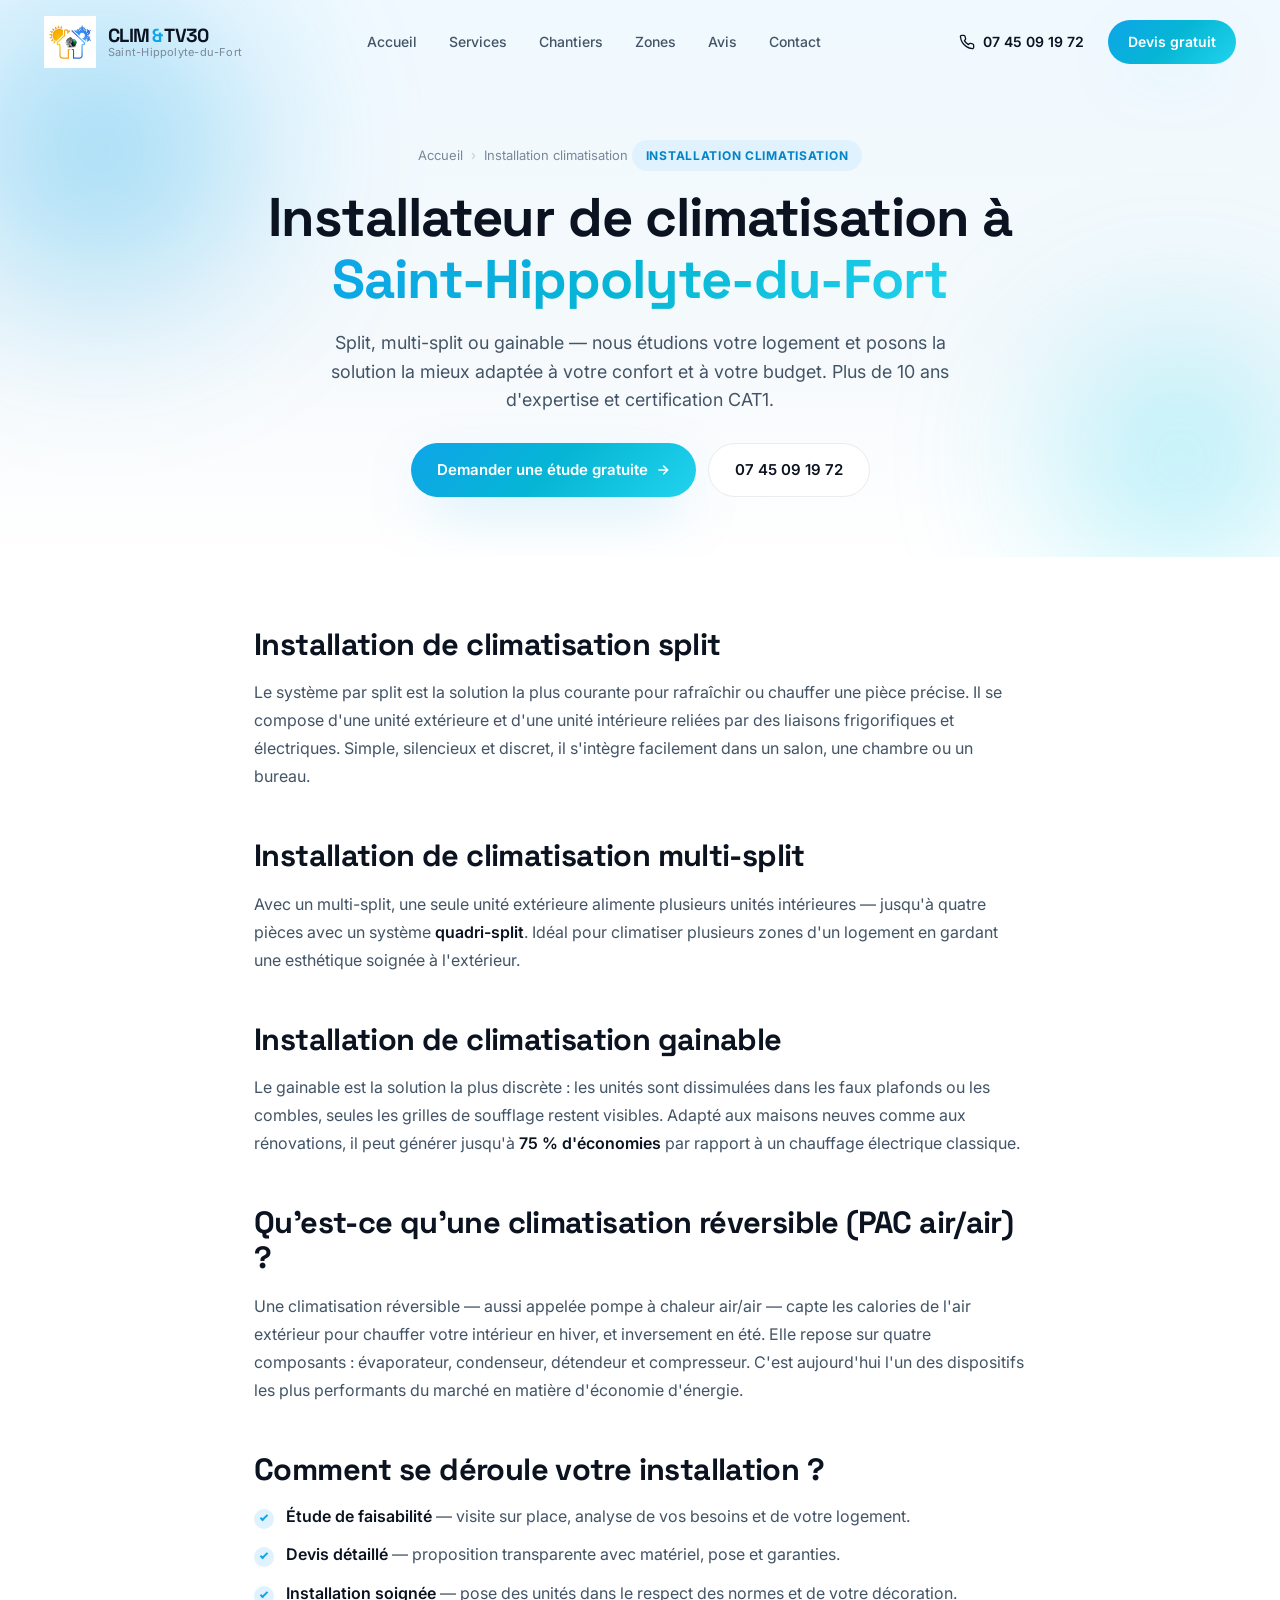
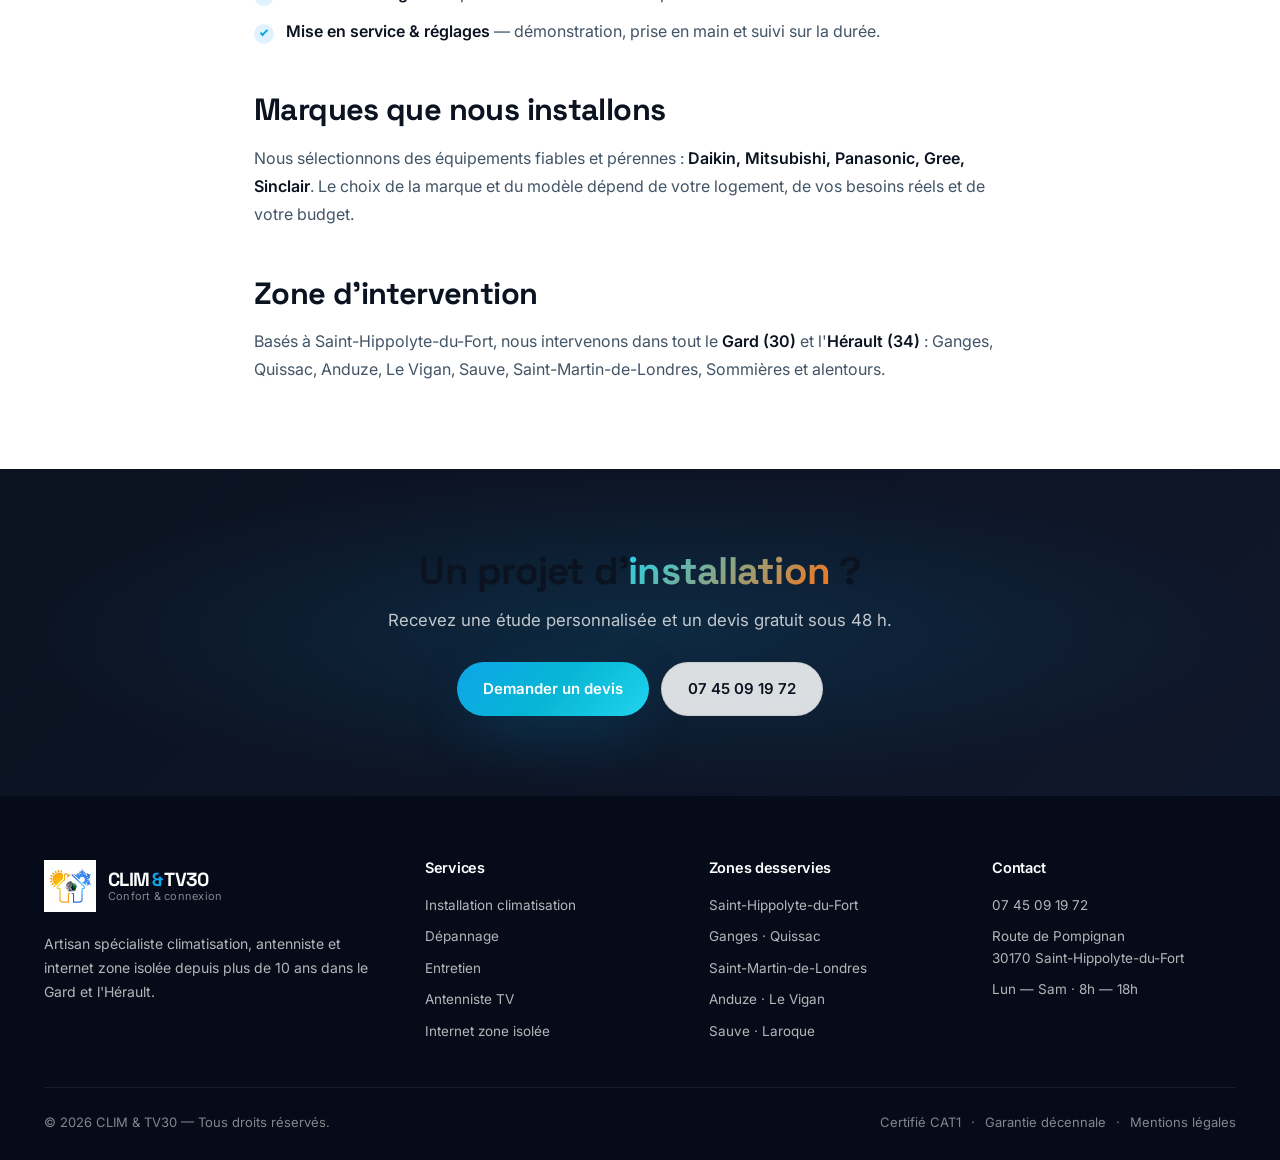
<file: installation.html>
<!DOCTYPE html>
<html lang="fr">
<head>
    <meta charset="UTF-8">
    <meta name="viewport" content="width=device-width, initial-scale=1.0">
    <title>Installateur de climatisation à Saint-Hippolyte-du-Fort — CLIM & TV30</title>
    <meta name="description" content="Installateur climatisation réversible, split, multi-split & gainable à Saint-Hippolyte-du-Fort. Certifié CAT1, garantie décennale · Gard (30) & Hérault (34).">
    <meta name="theme-color" content="#0EA5E9">
    <link rel="icon" type="image/png" href="images/logo/logo.png">
    <link rel="preconnect" href="https://fonts.googleapis.com">
    <link rel="preconnect" href="https://fonts.gstatic.com" crossorigin>
    <link href="https://fonts.googleapis.com/css2?family=Inter:wght@300;400;500;600;700;800&family=Space+Grotesk:wght@500;600;700&display=swap" rel="stylesheet">
    <link rel="stylesheet" href="styles.css">
</head>
<body>

<header class="nav" id="nav">
    <div class="nav-container">
        <a href="index.html" class="nav-logo">
            <img class="logo-img" src="images/logo/logo.png" alt="CLIM & TV30">
            <div class="logo-text">
                <span class="logo-main">CLIM<em>&</em>TV30</span>
                <span class="logo-sub">Saint-Hippolyte-du-Fort</span>
            </div>
        </a>
        <nav class="nav-menu" id="navMenu">
            <a href="index.html">Accueil</a>
            <a href="index.html#services">Services</a>
            <a href="index.html#chantiers">Chantiers</a>
            <a href="index.html#zones">Zones</a>
            <a href="index.html#avis">Avis</a>
            <a href="contact.html">Contact</a>
        </nav>
        <div class="nav-actions">
            <a href="tel:+33745091972" class="nav-phone">
                <svg width="16" height="16" viewBox="0 0 24 24" fill="none" stroke="currentColor" stroke-width="2" stroke-linecap="round" stroke-linejoin="round">
                    <path d="M22 16.92v3a2 2 0 0 1-2.18 2 19.79 19.79 0 0 1-8.63-3.07 19.5 19.5 0 0 1-6-6 19.79 19.79 0 0 1-3.07-8.67A2 2 0 0 1 4.11 2h3a2 2 0 0 1 2 1.72 12.84 12.84 0 0 0 .7 2.81 2 2 0 0 1-.45 2.11L8.09 9.91a16 16 0 0 0 6 6l1.27-1.27a2 2 0 0 1 2.11-.45 12.84 12.84 0 0 0 2.81.7A2 2 0 0 1 22 16.92z"/>
                </svg>
                07 45 09 19 72
            </a>
            <a href="contact.html" class="nav-cta">Devis gratuit</a>
            <button class="nav-toggle" id="navToggle" aria-label="Menu">
                <span></span><span></span><span></span>
            </button>
        </div>
    </div>
</header>

<section class="page-hero">
    <div class="hero-blobs">
        <div class="blob blob-1"></div>
        <div class="blob blob-2"></div>
    </div>
    <div class="page-hero-inner">
        <div class="breadcrumb">
            <a href="index.html">Accueil</a>
            <span class="breadcrumb-sep">›</span>
            <span>Installation climatisation</span>
        </div>
        <span class="eyebrow">Installation climatisation</span>
        <h1 class="page-hero-title">Installateur de climatisation à <em>Saint-Hippolyte-du-Fort</em></h1>
        <p class="page-hero-lead">Split, multi-split ou gainable — nous étudions votre logement et posons la solution la mieux adaptée à votre confort et à votre budget. Plus de 10 ans d'expertise et certification CAT1.</p>
        <div class="page-hero-actions">
            <a href="contact.html" class="btn btn-primary">Demander une étude gratuite
                <svg width="14" height="14" viewBox="0 0 24 24" fill="none" stroke="currentColor" stroke-width="2.5" stroke-linecap="round"><path d="M5 12h14M13 5l7 7-7 7"/></svg>
            </a>
            <a href="tel:+33745091972" class="btn btn-ghost">07 45 09 19 72</a>
        </div>
    </div>
</section>

<section class="page-body">
    <div class="page-content">
        <h2>Installation de climatisation split</h2>
        <p>Le système par split est la solution la plus courante pour rafraîchir ou chauffer une pièce précise. Il se compose d'une unité extérieure et d'une unité intérieure reliées par des liaisons frigorifiques et électriques. Simple, silencieux et discret, il s'intègre facilement dans un salon, une chambre ou un bureau.</p>

        <h2>Installation de climatisation multi-split</h2>
        <p>Avec un multi-split, une seule unité extérieure alimente plusieurs unités intérieures — jusqu'à quatre pièces avec un système <strong>quadri-split</strong>. Idéal pour climatiser plusieurs zones d'un logement en gardant une esthétique soignée à l'extérieur.</p>

        <h2>Installation de climatisation gainable</h2>
        <p>Le gainable est la solution la plus discrète : les unités sont dissimulées dans les faux plafonds ou les combles, seules les grilles de soufflage restent visibles. Adapté aux maisons neuves comme aux rénovations, il peut générer jusqu'à <strong>75 % d'économies</strong> par rapport à un chauffage électrique classique.</p>

        <h2>Qu'est-ce qu'une climatisation réversible (PAC air/air) ?</h2>
        <p>Une climatisation réversible — aussi appelée pompe à chaleur air/air — capte les calories de l'air extérieur pour chauffer votre intérieur en hiver, et inversement en été. Elle repose sur quatre composants : évaporateur, condenseur, détendeur et compresseur. C'est aujourd'hui l'un des dispositifs les plus performants du marché en matière d'économie d'énergie.</p>

        <h2>Comment se déroule votre installation ?</h2>
        <ul>
            <li><strong>Étude de faisabilité</strong> — visite sur place, analyse de vos besoins et de votre logement.</li>
            <li><strong>Devis détaillé</strong> — proposition transparente avec matériel, pose et garanties.</li>
            <li><strong>Installation soignée</strong> — pose des unités dans le respect des normes et de votre décoration.</li>
            <li><strong>Mise en service & réglages</strong> — démonstration, prise en main et suivi sur la durée.</li>
        </ul>

        <h2>Marques que nous installons</h2>
        <p>Nous sélectionnons des équipements fiables et pérennes : <strong>Daikin, Mitsubishi, Panasonic, Gree, Sinclair</strong>. Le choix de la marque et du modèle dépend de votre logement, de vos besoins réels et de votre budget.</p>

        <h2>Zone d'intervention</h2>
        <p>Basés à Saint-Hippolyte-du-Fort, nous intervenons dans tout le <strong>Gard (30)</strong> et l'<strong>Hérault (34)</strong> : Ganges, Quissac, Anduze, Le Vigan, Sauve, Saint-Martin-de-Londres, Sommières et alentours.</p>
    </div>
</section>

<section class="page-cta">
    <div class="page-cta-inner">
        <h2>Un projet d'<em>installation</em> ?</h2>
        <p>Recevez une étude personnalisée et un devis gratuit sous 48 h.</p>
        <div class="page-cta-actions">
            <a href="contact.html" class="btn btn-primary">Demander un devis</a>
            <a href="tel:+33745091972" class="btn btn-ghost">07 45 09 19 72</a>
        </div>
    </div>
</section>

<footer class="footer">
    <div class="container">
        <div class="footer-top">
            <div class="footer-brand">
                <div class="nav-logo">
                    <img class="logo-img" src="images/logo/logo.png" alt="CLIM & TV30">
                    <div class="logo-text">
                        <span class="logo-main">CLIM<em>&</em>TV30</span>
                        <span class="logo-sub">Confort & connexion</span>
                    </div>
                </div>
                <p>Artisan spécialiste climatisation, antenniste et internet zone isolée depuis plus de 10 ans dans le Gard et l'Hérault.</p>
            </div>
            <div class="footer-col">
                <h4>Services</h4>
                <ul>
                    <li><a href="installation.html">Installation climatisation</a></li>
                    <li><a href="depannage.html">Dépannage</a></li>
                    <li><a href="entretien.html">Entretien</a></li>
                    <li><a href="antenniste.html">Antenniste TV</a></li>
                    <li><a href="internet.html">Internet zone isolée</a></li>
                </ul>
            </div>
            <div class="footer-col">
                <h4>Zones desservies</h4>
                <ul>
                    <li>Saint-Hippolyte-du-Fort</li>
                    <li>Ganges · Quissac</li>
                    <li>Saint-Martin-de-Londres</li>
                    <li>Anduze · Le Vigan</li>
                    <li>Sauve · Laroque</li>
                </ul>
            </div>
            <div class="footer-col">
                <h4>Contact</h4>
                <ul>
                    <li><a href="tel:+33745091972">07 45 09 19 72</a></li>
                    <li>Route de Pompignan<br>30170 Saint-Hippolyte-du-Fort</li>
                    <li>Lun — Sam · 8h — 18h</li>
                </ul>
            </div>
        </div>
        <div class="footer-bottom">
            <div>© <span id="year"></span> CLIM & TV30 — Tous droits réservés.</div>
            <div class="footer-legal">
                <span>Certifié CAT1</span>
                <span>·</span>
                <span>Garantie décennale</span>
                <span>·</span>
                <a href="#">Mentions légales</a>
            </div>
        </div>
    </div>
</footer>

<a href="tel:+33745091972" class="floating-call" aria-label="Appeler CLIM & TV30">
    <svg viewBox="0 0 24 24" fill="none" stroke="currentColor" stroke-width="2" stroke-linecap="round" stroke-linejoin="round">
        <path d="M22 16.92v3a2 2 0 0 1-2.18 2 19.79 19.79 0 0 1-8.63-3.07 19.5 19.5 0 0 1-6-6 19.79 19.79 0 0 1-3.07-8.67A2 2 0 0 1 4.11 2h3a2 2 0 0 1 2 1.72 12.84 12.84 0 0 0 .7 2.81 2 2 0 0 1-.45 2.11L8.09 9.91a16 16 0 0 0 6 6l1.27-1.27a2 2 0 0 1 2.11-.45 12.84 12.84 0 0 0 2.81.7A2 2 0 0 1 22 16.92z"/>
    </svg>
</a>

<script src="script.js"></script>
</body>
</html>
</file>
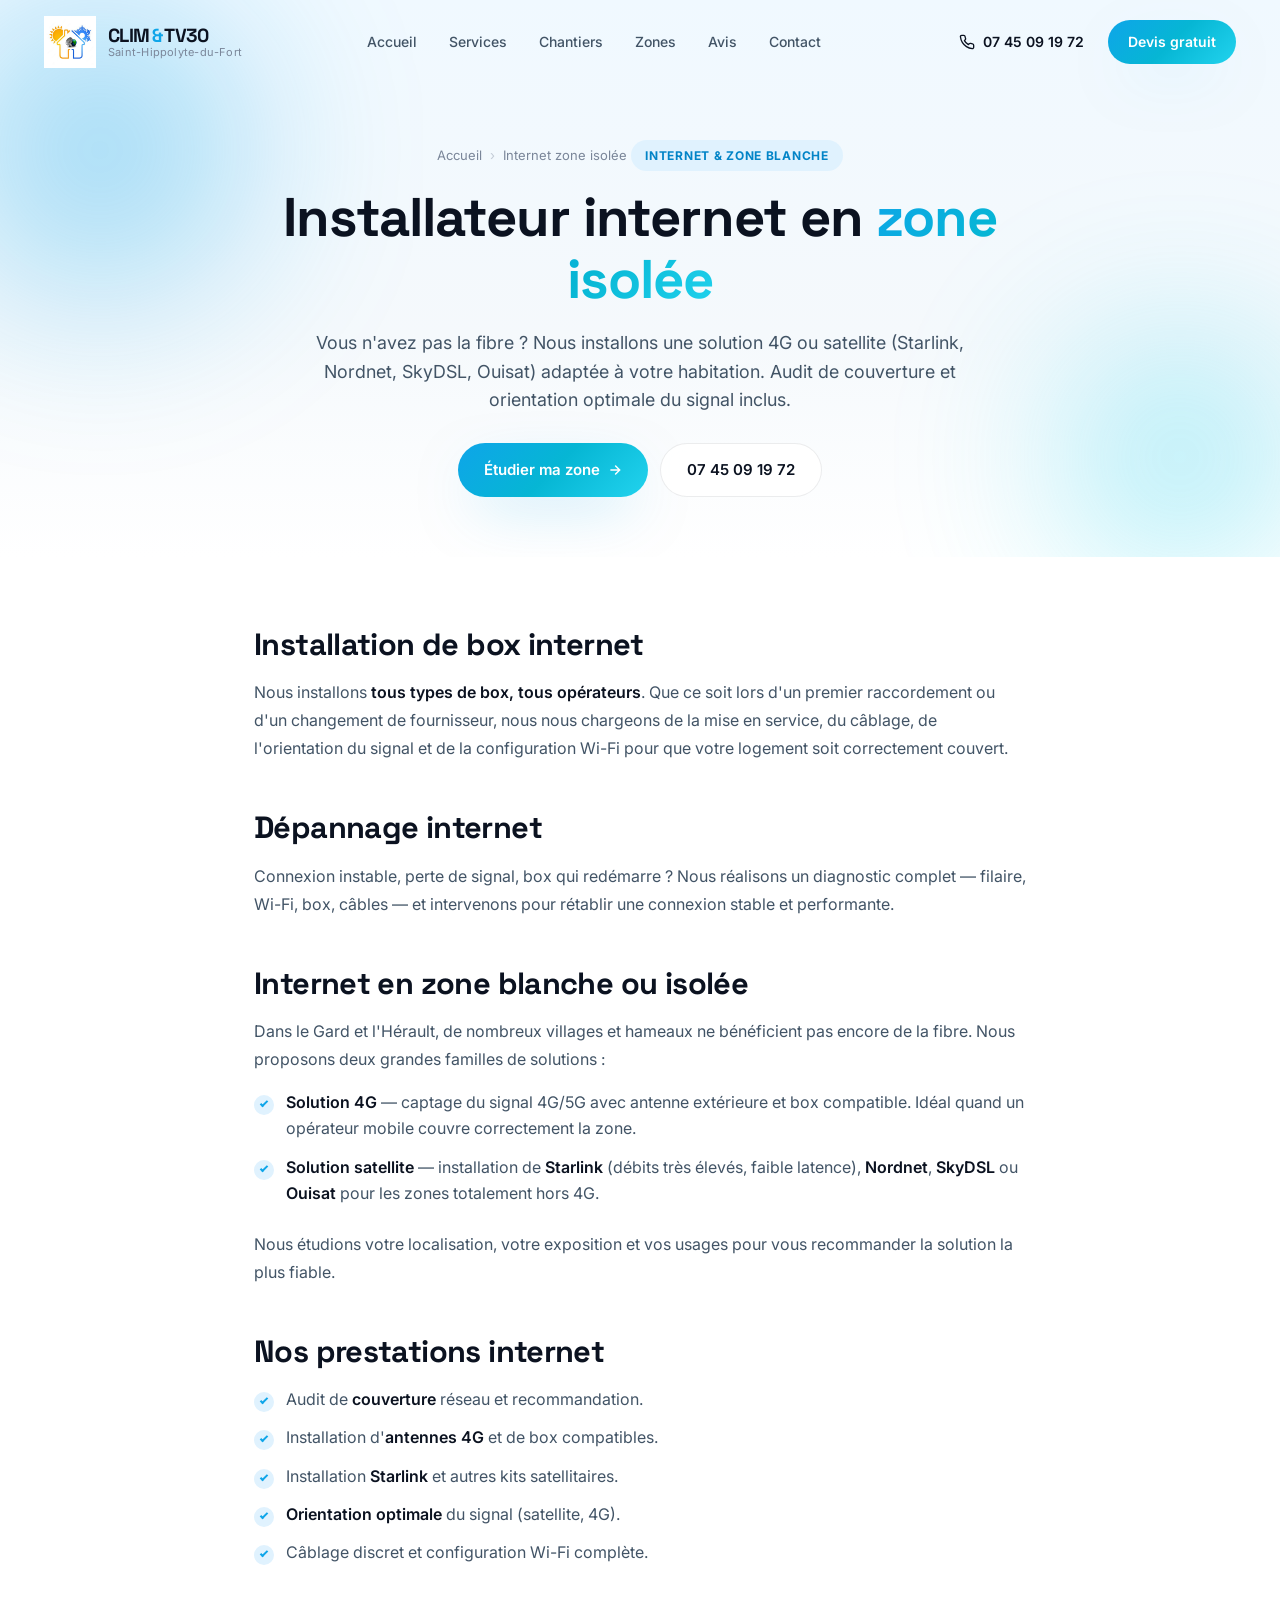
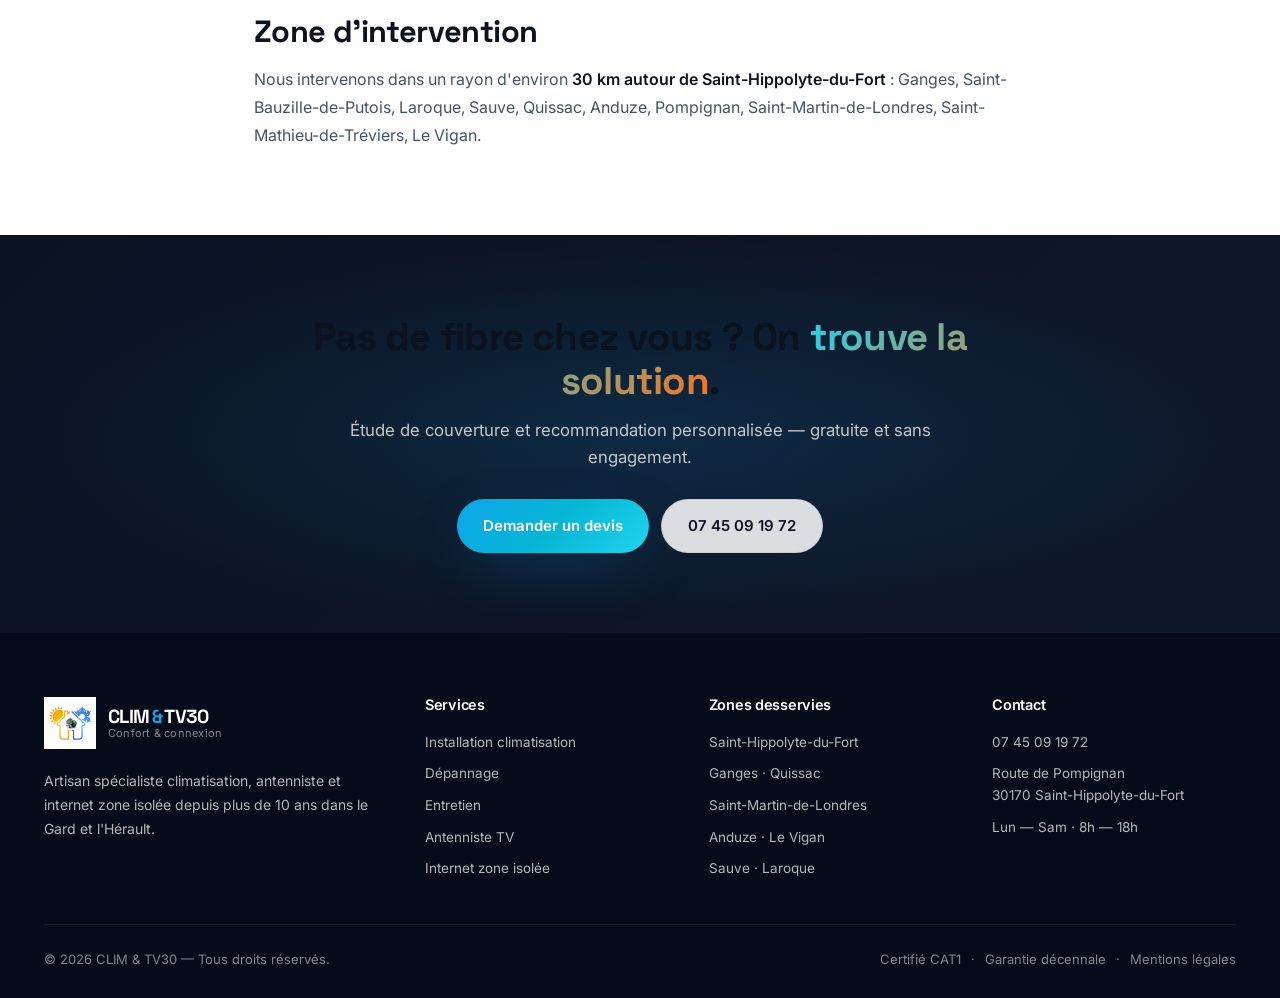
<file: internet.html>
<!DOCTYPE html>
<html lang="fr">
<head>
    <meta charset="UTF-8">
    <meta name="viewport" content="width=device-width, initial-scale=1.0">
    <title>Installateur internet zone isolée — 4G & satellite — CLIM & TV30</title>
    <meta name="description" content="Installateur internet en zone blanche : Starlink, Nordnet, SkyDSL, 4G. Solutions pour zones isolées dans le Gard (30) et l'Hérault (34) autour de Saint-Hippolyte-du-Fort.">
    <meta name="theme-color" content="#0EA5E9">
    <link rel="icon" type="image/png" href="images/logo/logo.png">
    <link rel="preconnect" href="https://fonts.googleapis.com">
    <link rel="preconnect" href="https://fonts.gstatic.com" crossorigin>
    <link href="https://fonts.googleapis.com/css2?family=Inter:wght@300;400;500;600;700;800&family=Space+Grotesk:wght@500;600;700&display=swap" rel="stylesheet">
    <link rel="stylesheet" href="styles.css">
</head>
<body>

<header class="nav" id="nav">
    <div class="nav-container">
        <a href="index.html" class="nav-logo">
            <img class="logo-img" src="images/logo/logo.png" alt="CLIM & TV30">
            <div class="logo-text">
                <span class="logo-main">CLIM<em>&</em>TV30</span>
                <span class="logo-sub">Saint-Hippolyte-du-Fort</span>
            </div>
        </a>
        <nav class="nav-menu" id="navMenu">
            <a href="index.html">Accueil</a>
            <a href="index.html#services">Services</a>
            <a href="index.html#chantiers">Chantiers</a>
            <a href="index.html#zones">Zones</a>
            <a href="index.html#avis">Avis</a>
            <a href="contact.html">Contact</a>
        </nav>
        <div class="nav-actions">
            <a href="tel:+33745091972" class="nav-phone">
                <svg width="16" height="16" viewBox="0 0 24 24" fill="none" stroke="currentColor" stroke-width="2" stroke-linecap="round" stroke-linejoin="round">
                    <path d="M22 16.92v3a2 2 0 0 1-2.18 2 19.79 19.79 0 0 1-8.63-3.07 19.5 19.5 0 0 1-6-6 19.79 19.79 0 0 1-3.07-8.67A2 2 0 0 1 4.11 2h3a2 2 0 0 1 2 1.72 12.84 12.84 0 0 0 .7 2.81 2 2 0 0 1-.45 2.11L8.09 9.91a16 16 0 0 0 6 6l1.27-1.27a2 2 0 0 1 2.11-.45 12.84 12.84 0 0 0 2.81.7A2 2 0 0 1 22 16.92z"/>
                </svg>
                07 45 09 19 72
            </a>
            <a href="contact.html" class="nav-cta">Devis gratuit</a>
            <button class="nav-toggle" id="navToggle" aria-label="Menu">
                <span></span><span></span><span></span>
            </button>
        </div>
    </div>
</header>

<section class="page-hero">
    <div class="hero-blobs">
        <div class="blob blob-1"></div>
        <div class="blob blob-2"></div>
    </div>
    <div class="page-hero-inner">
        <div class="breadcrumb">
            <a href="index.html">Accueil</a>
            <span class="breadcrumb-sep">›</span>
            <span>Internet zone isolée</span>
        </div>
        <span class="eyebrow">Internet & zone blanche</span>
        <h1 class="page-hero-title">Installateur internet en <em>zone isolée</em></h1>
        <p class="page-hero-lead">Vous n'avez pas la fibre ? Nous installons une solution 4G ou satellite (Starlink, Nordnet, SkyDSL, Ouisat) adaptée à votre habitation. Audit de couverture et orientation optimale du signal inclus.</p>
        <div class="page-hero-actions">
            <a href="contact.html" class="btn btn-primary">Étudier ma zone
                <svg width="14" height="14" viewBox="0 0 24 24" fill="none" stroke="currentColor" stroke-width="2.5" stroke-linecap="round"><path d="M5 12h14M13 5l7 7-7 7"/></svg>
            </a>
            <a href="tel:+33745091972" class="btn btn-ghost">07 45 09 19 72</a>
        </div>
    </div>
</section>

<section class="page-body">
    <div class="page-content">
        <h2>Installation de box internet</h2>
        <p>Nous installons <strong>tous types de box, tous opérateurs</strong>. Que ce soit lors d'un premier raccordement ou d'un changement de fournisseur, nous nous chargeons de la mise en service, du câblage, de l'orientation du signal et de la configuration Wi-Fi pour que votre logement soit correctement couvert.</p>

        <h2>Dépannage internet</h2>
        <p>Connexion instable, perte de signal, box qui redémarre ? Nous réalisons un diagnostic complet — filaire, Wi-Fi, box, câbles — et intervenons pour rétablir une connexion stable et performante.</p>

        <h2>Internet en zone blanche ou isolée</h2>
        <p>Dans le Gard et l'Hérault, de nombreux villages et hameaux ne bénéficient pas encore de la fibre. Nous proposons deux grandes familles de solutions :</p>
        <ul>
            <li><strong>Solution 4G</strong> — captage du signal 4G/5G avec antenne extérieure et box compatible. Idéal quand un opérateur mobile couvre correctement la zone.</li>
            <li><strong>Solution satellite</strong> — installation de <strong>Starlink</strong> (débits très élevés, faible latence), <strong>Nordnet</strong>, <strong>SkyDSL</strong> ou <strong>Ouisat</strong> pour les zones totalement hors 4G.</li>
        </ul>
        <p>Nous étudions votre localisation, votre exposition et vos usages pour vous recommander la solution la plus fiable.</p>

        <h2>Nos prestations internet</h2>
        <ul>
            <li>Audit de <strong>couverture</strong> réseau et recommandation.</li>
            <li>Installation d'<strong>antennes 4G</strong> et de box compatibles.</li>
            <li>Installation <strong>Starlink</strong> et autres kits satellitaires.</li>
            <li><strong>Orientation optimale</strong> du signal (satellite, 4G).</li>
            <li>Câblage discret et configuration Wi-Fi complète.</li>
        </ul>

        <h2>Zone d'intervention</h2>
        <p>Nous intervenons dans un rayon d'environ <strong>30 km autour de Saint-Hippolyte-du-Fort</strong> : Ganges, Saint-Bauzille-de-Putois, Laroque, Sauve, Quissac, Anduze, Pompignan, Saint-Martin-de-Londres, Saint-Mathieu-de-Tréviers, Le Vigan.</p>
    </div>
</section>

<section class="page-cta">
    <div class="page-cta-inner">
        <h2>Pas de fibre chez vous ? On <em>trouve la solution</em>.</h2>
        <p>Étude de couverture et recommandation personnalisée — gratuite et sans engagement.</p>
        <div class="page-cta-actions">
            <a href="contact.html" class="btn btn-primary">Demander un devis</a>
            <a href="tel:+33745091972" class="btn btn-ghost">07 45 09 19 72</a>
        </div>
    </div>
</section>

<footer class="footer">
    <div class="container">
        <div class="footer-top">
            <div class="footer-brand">
                <div class="nav-logo">
                    <img class="logo-img" src="images/logo/logo.png" alt="CLIM & TV30">
                    <div class="logo-text">
                        <span class="logo-main">CLIM<em>&</em>TV30</span>
                        <span class="logo-sub">Confort & connexion</span>
                    </div>
                </div>
                <p>Artisan spécialiste climatisation, antenniste et internet zone isolée depuis plus de 10 ans dans le Gard et l'Hérault.</p>
            </div>
            <div class="footer-col">
                <h4>Services</h4>
                <ul>
                    <li><a href="installation.html">Installation climatisation</a></li>
                    <li><a href="depannage.html">Dépannage</a></li>
                    <li><a href="entretien.html">Entretien</a></li>
                    <li><a href="antenniste.html">Antenniste TV</a></li>
                    <li><a href="internet.html">Internet zone isolée</a></li>
                </ul>
            </div>
            <div class="footer-col">
                <h4>Zones desservies</h4>
                <ul>
                    <li>Saint-Hippolyte-du-Fort</li>
                    <li>Ganges · Quissac</li>
                    <li>Saint-Martin-de-Londres</li>
                    <li>Anduze · Le Vigan</li>
                    <li>Sauve · Laroque</li>
                </ul>
            </div>
            <div class="footer-col">
                <h4>Contact</h4>
                <ul>
                    <li><a href="tel:+33745091972">07 45 09 19 72</a></li>
                    <li>Route de Pompignan<br>30170 Saint-Hippolyte-du-Fort</li>
                    <li>Lun — Sam · 8h — 18h</li>
                </ul>
            </div>
        </div>
        <div class="footer-bottom">
            <div>© <span id="year"></span> CLIM & TV30 — Tous droits réservés.</div>
            <div class="footer-legal">
                <span>Certifié CAT1</span>
                <span>·</span>
                <span>Garantie décennale</span>
                <span>·</span>
                <a href="#">Mentions légales</a>
            </div>
        </div>
    </div>
</footer>

<a href="tel:+33745091972" class="floating-call" aria-label="Appeler CLIM & TV30">
    <svg viewBox="0 0 24 24" fill="none" stroke="currentColor" stroke-width="2" stroke-linecap="round" stroke-linejoin="round">
        <path d="M22 16.92v3a2 2 0 0 1-2.18 2 19.79 19.79 0 0 1-8.63-3.07 19.5 19.5 0 0 1-6-6 19.79 19.79 0 0 1-3.07-8.67A2 2 0 0 1 4.11 2h3a2 2 0 0 1 2 1.72 12.84 12.84 0 0 0 .7 2.81 2 2 0 0 1-.45 2.11L8.09 9.91a16 16 0 0 0 6 6l1.27-1.27a2 2 0 0 1 2.11-.45 12.84 12.84 0 0 0 2.81.7A2 2 0 0 1 22 16.92z"/>
    </svg>
</a>

<script src="script.js"></script>
</body>
</html>
</file>
<file: styles.css>
/* ═══════════════ RESET & TOKENS ═══════════════ */
*,*::before,*::after{box-sizing:border-box;margin:0;padding:0}
html{scroll-behavior:smooth;-webkit-text-size-adjust:100%;overflow-x:hidden}
body{font-family:'Inter',system-ui,-apple-system,sans-serif;font-size:16px;line-height:1.6;color:var(--text);background:var(--bg);overflow-x:hidden;-webkit-font-smoothing:antialiased;min-width:320px}
img{max-width:100%;display:block;height:auto}
a{color:inherit;text-decoration:none;transition:color .2s ease}
button{font-family:inherit;cursor:pointer;border:none;background:none}
input,select,textarea{font-family:inherit;font-size:inherit}
h1,h2,h3,h4,h5,h6{font-family:'Space Grotesk','Inter',sans-serif;line-height:1.15;letter-spacing:-.02em;color:var(--text-strong)}

:root{
    --bg:#F5F9FC;
    --bg-alt:#FFFFFF;
    --text:#425466;
    --text-strong:#0B1220;
    --muted:#7A8699;
    --line:rgba(11,18,32,.08);
    --line-strong:rgba(11,18,32,.14);

    --primary:#0EA5E9;
    --primary-dark:#0284C7;
    --primary-light:#E0F2FE;
    --secondary:#0F172A;
    --accent:#F97316;
    --accent-light:#FFEDD5;
    --success:#10B981;

    --gradient-cool:linear-gradient(135deg,#0EA5E9 0%,#06B6D4 50%,#22D3EE 100%);
    --gradient-dark:linear-gradient(135deg,#0F172A 0%,#1E293B 100%);

    --shadow-sm:0 2px 8px rgba(11,18,32,.04);
    --shadow-md:0 8px 24px rgba(11,18,32,.08);
    --shadow-lg:0 20px 60px rgba(11,18,32,.12);
    --shadow-glow:0 20px 60px -20px rgba(14,165,233,.5);

    --radius-sm:10px;
    --radius:16px;
    --radius-lg:24px;
    --radius-xl:32px;
}

.container{max-width:1240px;margin:0 auto;padding:0 24px;width:100%}

/* ═══════════════ BUTTONS ═══════════════ */
.btn{display:inline-flex;align-items:center;gap:8px;padding:14px 26px;border-radius:999px;font-weight:600;font-size:15px;transition:all .3s cubic-bezier(.4,0,.2,1);white-space:nowrap;cursor:pointer;position:relative;overflow:hidden;text-decoration:none;border:none}
.btn-primary{background:var(--gradient-cool);color:#fff;box-shadow:var(--shadow-glow)}
.btn-primary:hover{transform:translateY(-2px);box-shadow:0 25px 70px -20px rgba(14,165,233,.7);color:#fff}
.btn-primary::after{content:'';position:absolute;top:0;left:-100%;width:100%;height:100%;background:linear-gradient(90deg,transparent,rgba(255,255,255,.3),transparent);transition:left .6s;pointer-events:none}
.btn-primary:hover::after{left:100%}
.btn-ghost{background:rgba(255,255,255,.85);color:var(--text-strong);backdrop-filter:blur(10px);border:1px solid var(--line)}
.btn-ghost:hover{background:#fff;transform:translateY(-2px);box-shadow:var(--shadow-md);color:var(--text-strong)}
.btn-full{width:100%;justify-content:center;padding:16px 24px}

/* ═══════════════ NAV ═══════════════ */
.nav{position:fixed;top:0;left:0;right:0;z-index:100;padding:16px 0;transition:background .3s ease,box-shadow .3s ease,padding .3s ease;background:transparent}
.nav.scrolled{background:rgba(255,255,255,.9);backdrop-filter:blur(20px);-webkit-backdrop-filter:blur(20px);box-shadow:0 1px 20px rgba(11,18,32,.06);padding:10px 0}
.nav-container{max-width:1240px;margin:0 auto;padding:0 24px;display:flex;align-items:center;justify-content:space-between;gap:20px}

.nav-logo{display:flex;align-items:center;gap:12px;flex-shrink:0}
.logo-badge{width:44px;height:44px;border-radius:12px;background:var(--gradient-cool);display:flex;align-items:center;justify-content:center;color:#fff;box-shadow:var(--shadow-glow);flex-shrink:0}
.logo-badge svg{width:22px;height:22px}
.logo-img{width:52px;height:52px;object-fit:contain;flex-shrink:0;display:block}
.logo-text{display:flex;flex-direction:column;line-height:1}
.logo-main{font-family:'Space Grotesk',sans-serif;font-weight:700;font-size:19px;letter-spacing:-.03em;color:var(--text-strong);white-space:nowrap}
.logo-main em{color:var(--primary);font-style:normal;margin:0 2px}
.logo-sub{font-size:11px;color:var(--muted);margin-top:2px;letter-spacing:.02em;white-space:nowrap}

.nav-menu{display:flex;gap:4px;align-items:center}
.nav-menu a{padding:10px 14px;font-size:14px;font-weight:500;color:var(--text);border-radius:999px;transition:color .2s,background .2s}
.nav-menu a:hover{color:var(--primary);background:var(--primary-light)}

.nav-actions{display:flex;align-items:center;gap:10px;flex-shrink:0}
.nav-phone{display:none;align-items:center;gap:8px;font-weight:600;font-size:14px;color:var(--text-strong);padding:8px 14px;border-radius:999px;transition:color .2s;white-space:nowrap}
.nav-phone:hover{color:var(--primary)}
.nav-cta{padding:11px 20px;background:var(--gradient-cool);color:#fff;border-radius:999px;font-weight:600;font-size:14px;transition:transform .3s,box-shadow .3s;box-shadow:var(--shadow-glow);white-space:nowrap}
.nav-cta:hover{transform:translateY(-2px);box-shadow:0 20px 40px -12px rgba(14,165,233,.6);color:#fff}

.nav-toggle{display:none;width:42px;height:42px;flex-direction:column;justify-content:center;align-items:center;gap:5px;border-radius:10px;background:#fff;border:1px solid var(--line)}
.nav-toggle span{width:20px;height:2px;background:var(--text-strong);border-radius:2px;transition:transform .3s,opacity .3s}
.nav-toggle.active span:nth-child(1){transform:translateY(7px) rotate(45deg)}
.nav-toggle.active span:nth-child(2){opacity:0}
.nav-toggle.active span:nth-child(3){transform:translateY(-7px) rotate(-45deg)}

@media(max-width:1100px){
    .nav-menu{position:fixed;inset:74px 0 0 0;background:#fff;flex-direction:column;padding:20px 24px 40px;gap:0;transform:translateX(100%);transition:transform .3s ease;overflow-y:auto}
    .nav-menu.open{transform:translateX(0)}
    .nav-menu a{width:100%;padding:16px 20px;font-size:17px;border-bottom:1px solid var(--line);border-radius:0}
    .nav-toggle{display:flex}
    .nav-phone{display:none !important}
    .nav-cta{display:none}
}
@media(min-width:1200px){.nav-phone{display:inline-flex}}
@media(max-width:400px){.logo-sub{display:none}}

/* ═══════════════ HERO ═══════════════ */
.hero{position:relative;padding:140px 0 100px;display:flex;align-items:center;overflow:hidden;background:linear-gradient(180deg,#F0F9FF 0%,#F5F9FC 60%,#FFF 100%)}

.hero-grid{position:absolute;inset:0;background-image:linear-gradient(rgba(14,165,233,.06) 1px,transparent 1px),linear-gradient(90deg,rgba(14,165,233,.06) 1px,transparent 1px);background-size:60px 60px;mask:radial-gradient(ellipse at center,#000 20%,transparent 70%);-webkit-mask:radial-gradient(ellipse at center,#000 20%,transparent 70%);pointer-events:none}

.hero-blobs{position:absolute;inset:0;pointer-events:none;overflow:hidden}
.blob{position:absolute;border-radius:50%;filter:blur(80px);opacity:.5;animation:blob-move 20s ease-in-out infinite;will-change:transform}
.blob-1{width:500px;height:500px;background:radial-gradient(circle,#0EA5E9,transparent 60%);top:-100px;left:-150px}
.blob-2{width:400px;height:400px;background:radial-gradient(circle,#22D3EE,transparent 60%);bottom:-100px;right:-100px;animation-delay:-7s}
.blob-3{width:350px;height:350px;background:radial-gradient(circle,#F97316,transparent 60%);top:40%;right:20%;animation-delay:-14s;opacity:.2}
@keyframes blob-move{0%,100%{transform:translate(0,0) scale(1)}33%{transform:translate(30px,-20px) scale(1.05)}66%{transform:translate(-20px,20px) scale(.95)}}

.hero-inner{position:relative;max-width:1240px;width:100%;margin:0 auto;padding:0 24px;display:grid;grid-template-columns:1.05fr 1fr;gap:60px;align-items:center;z-index:1}

.hero-badge{display:inline-flex;align-items:center;gap:10px;padding:8px 16px;background:rgba(255,255,255,.85);backdrop-filter:blur(10px);-webkit-backdrop-filter:blur(10px);border:1px solid var(--line);border-radius:999px;font-size:13px;font-weight:600;color:var(--text-strong);margin-bottom:24px;animation:fadeInUp .8s ease}
.pulse{width:8px;height:8px;border-radius:50%;background:var(--success);position:relative;flex-shrink:0}
.pulse::before{content:'';position:absolute;inset:-4px;border-radius:50%;background:var(--success);opacity:.4;animation:pulse 2s infinite}
@keyframes pulse{0%{transform:scale(1);opacity:.4}100%{transform:scale(2);opacity:0}}

.hero-title{font-size:clamp(2.2rem,5.5vw,4.5rem);font-weight:700;margin-bottom:24px;animation:fadeInUp .8s ease .1s both}
.hero-title em{font-style:normal;background:var(--gradient-cool);-webkit-background-clip:text;background-clip:text;color:transparent}

.hero-subtitle{font-size:clamp(1rem,1.5vw,1.15rem);color:var(--text);max-width:540px;margin-bottom:36px;animation:fadeInUp .8s ease .2s both}
.hero-subtitle strong{color:var(--text-strong);font-weight:600}

.hero-actions{display:flex;flex-wrap:wrap;gap:12px;margin-bottom:40px;animation:fadeInUp .8s ease .3s both}

.hero-trust{display:flex;flex-wrap:wrap;gap:16px 28px;animation:fadeInUp .8s ease .4s both}
.trust-item{display:flex;align-items:center;gap:8px;font-size:14px;font-weight:500;color:var(--text-strong)}
.trust-item svg{width:18px;height:18px;color:var(--success);flex-shrink:0}

@keyframes fadeInUp{from{opacity:0;transform:translateY(30px)}to{opacity:1;transform:translateY(0)}}

/* Hero visual */
.hero-visual{position:relative;aspect-ratio:1/1;max-width:560px;margin:0 0 0 auto;width:100%;animation:fadeIn 1s ease .3s both}
@keyframes fadeIn{from{opacity:0}to{opacity:1}}

.hero-card{position:absolute;border-radius:var(--radius-lg);overflow:hidden;box-shadow:var(--shadow-lg)}
.hero-card img{width:100%;height:100%;object-fit:cover}

.hero-card-main{top:0;right:0;width:78%;height:72%;z-index:2;animation:float 6s ease-in-out infinite}
.hero-card-secondary{bottom:0;left:0;width:52%;height:44%;z-index:1;animation:float 6s ease-in-out infinite .5s;border:6px solid #fff}
@keyframes float{0%,100%{transform:translateY(0)}50%{transform:translateY(-12px)}}

.hero-card-badge{position:absolute;bottom:18px;left:18px;right:18px;padding:12px 16px;background:rgba(255,255,255,.96);backdrop-filter:blur(20px);-webkit-backdrop-filter:blur(20px);border-radius:14px;display:flex;align-items:center;gap:12px;box-shadow:var(--shadow-md)}
.hero-card-badge-icon{width:38px;height:38px;border-radius:10px;background:var(--gradient-cool);display:flex;align-items:center;justify-content:center;color:#fff;flex-shrink:0}
.hero-card-badge-icon svg{width:18px;height:18px}
.hero-card-badge strong{display:block;font-size:13px;color:var(--text-strong)}
.hero-card-badge span{font-size:11px;color:var(--muted);display:block}

.hero-stat-float{position:absolute;top:30%;right:-10px;padding:16px 20px;background:#fff;border-radius:18px;box-shadow:var(--shadow-lg);z-index:3;animation:float 6s ease-in-out infinite 1s;max-width:180px}
.hero-stat-float .stat-num{font-family:'Space Grotesk',sans-serif;font-size:28px;font-weight:700;color:var(--primary);letter-spacing:-.03em;line-height:1}
.hero-stat-float .stat-label{font-size:11px;color:var(--muted);margin-top:6px;line-height:1.4}

.scroll-cue{position:absolute;bottom:30px;left:50%;transform:translateX(-50%);width:24px;height:40px;border:2px solid var(--muted);border-radius:12px;display:flex;justify-content:center;padding-top:6px;opacity:.5}
.scroll-cue span{width:3px;height:8px;background:var(--muted);border-radius:2px;animation:scroll 1.5s infinite}
@keyframes scroll{0%{transform:translateY(0);opacity:1}100%{transform:translateY(16px);opacity:0}}

@media(max-width:960px){
    .hero{padding:110px 0 60px}
    .hero-inner{grid-template-columns:1fr;gap:50px}
    .hero-visual{max-width:480px;margin:0 auto}
    .scroll-cue{display:none}
}
@media(max-width:520px){
    .hero-stat-float{padding:12px 14px;max-width:150px;right:0}
    .hero-stat-float .stat-num{font-size:22px}
    .hero-stat-float .stat-label{font-size:10px}
    .hero-card-badge{padding:10px 12px;gap:10px}
    .hero-card-badge strong{font-size:12px}
    .hero-card-badge span{font-size:10px}
}

/* ═══════════════ STRIP / BRANDS ═══════════════ */
.strip{padding:36px 0;background:#fff;border-top:1px solid var(--line);border-bottom:1px solid var(--line);position:relative;z-index:2}
.strip-inner{display:flex;align-items:center;gap:24px;flex-wrap:wrap;justify-content:space-between}
.strip-label{font-size:12px;font-weight:700;color:var(--muted);letter-spacing:.06em;text-transform:uppercase}
.strip-track{display:flex;gap:10px;flex-wrap:wrap}
.brand-chip{padding:8px 14px;background:var(--bg);border:1px solid var(--line);border-radius:999px;font-size:13px;font-weight:600;color:var(--text-strong);transition:all .2s}
.brand-chip:hover{background:var(--primary-light);border-color:var(--primary);color:var(--primary-dark);transform:translateY(-2px)}
@media(max-width:600px){.strip{padding:24px 0}.strip-inner{gap:16px;justify-content:flex-start}}

/* ═══════════════ SECTION HEAD ═══════════════ */
.section-head{max-width:720px;margin:0 auto 60px;text-align:center}
.eyebrow{display:inline-block;padding:6px 14px;background:var(--primary-light);color:var(--primary-dark);font-size:12px;font-weight:700;letter-spacing:.06em;text-transform:uppercase;border-radius:999px;margin-bottom:16px}
.eyebrow-light{background:rgba(14,165,233,.2);color:#7DD3FC}
.section-title{font-size:clamp(1.85rem,4vw,3rem);font-weight:700;margin-bottom:16px;letter-spacing:-.02em}
.section-title em{font-style:normal;background:var(--gradient-cool);-webkit-background-clip:text;background-clip:text;color:transparent}
.section-lead{font-size:clamp(.98rem,1.3vw,1.075rem);color:var(--text)}
.section-head-light .section-title{color:#fff}
.section-head-light .section-title em{background:linear-gradient(135deg,#22D3EE,#F97316);-webkit-background-clip:text;background-clip:text;color:transparent}
.section-head-light .section-lead{color:rgba(255,255,255,.75)}
@media(max-width:600px){.section-head{margin-bottom:40px}}

/* ═══════════════ SERVICES ═══════════════ */
.services{padding:100px 0;background:var(--bg)}
.services-grid{display:grid;grid-template-columns:repeat(2,1fr);gap:24px}
.service-card{background:#fff;border-radius:var(--radius-lg);padding:32px;border:1px solid var(--line);transition:transform .3s ease,box-shadow .3s ease,border-color .3s ease;position:relative;overflow:hidden;display:flex;flex-direction:column}
.service-card:hover{transform:translateY(-4px);border-color:var(--primary);box-shadow:var(--shadow-lg)}
.service-card::before{content:'';position:absolute;top:0;left:0;right:0;height:3px;background:var(--gradient-cool);transform:scaleX(0);transform-origin:left;transition:transform .3s ease}
.service-card:hover::before{transform:scaleX(1)}

.service-card-main{grid-column:1/-1;display:grid;grid-template-columns:1.05fr 1fr;gap:0;align-items:stretch;padding:0;overflow:hidden;background:linear-gradient(135deg,#0F172A 0%,#1E293B 100%);color:#fff;border:none}
.service-card-main:hover{transform:translateY(-4px);box-shadow:var(--shadow-lg);border:none}
.service-card-main::before{background:var(--gradient-cool)}
.service-card-main .service-icon{background:rgba(14,165,233,.15);color:#22D3EE}
.service-card-main .service-content{padding:48px}
.service-card-main .service-content h3{color:#fff;font-size:1.65rem}
.service-card-main .service-content p{color:rgba(255,255,255,.92)}
.service-card-main .service-features li{color:#fff}
.service-card-main .service-features li::before{background:var(--gradient-cool)}
.service-visual{position:relative;min-height:360px;overflow:hidden}
.service-visual img{position:absolute;inset:0;width:100%;height:100%;object-fit:cover}
.service-visual::after{content:'';position:absolute;inset:0;background:linear-gradient(90deg,rgba(15,23,42,.35) 0%,transparent 40%);pointer-events:none}

.service-icon{width:56px;height:56px;border-radius:14px;background:var(--primary-light);color:var(--primary);display:flex;align-items:center;justify-content:center;margin-bottom:20px}
.service-icon svg{width:28px;height:28px}
.service-tag{display:inline-block;padding:4px 12px;background:rgba(249,115,22,.15);color:#FDBA74;font-size:11px;font-weight:700;letter-spacing:.05em;text-transform:uppercase;border-radius:999px;margin-bottom:12px}
.service-content{display:flex;flex-direction:column;flex-grow:1}
.service-content h3{font-size:1.35rem;margin-bottom:12px;color:var(--text-strong)}
.service-content p{color:var(--text);margin-bottom:20px}
.service-features{list-style:none;display:flex;flex-direction:column;gap:8px;margin-top:auto}
.service-features li{position:relative;padding-left:22px;font-size:14.5px;line-height:1.5}
.service-features li::before{content:'';position:absolute;left:0;top:10px;width:14px;height:2px;background:var(--primary);border-radius:2px}
.service-link{display:inline-flex;align-items:center;gap:6px;margin-top:24px;color:var(--primary);font-weight:600;font-size:14px;transition:gap .2s;align-self:flex-start}
.service-link:hover{gap:10px;color:var(--primary)}
.service-card-main .service-link{color:#22D3EE}
.service-card-main .service-link:hover{color:#67E8F9}

@media(max-width:900px){
    .services{padding:70px 0}
    .services-grid{grid-template-columns:1fr;gap:20px}
    .service-card-main{grid-template-columns:1fr}
    .service-card-main .service-content{padding:32px}
    .service-visual{min-height:260px;order:-1}
    .service-card{padding:28px}
}

/* ═══════════════ PROCESS ═══════════════ */
.process{padding:100px 0;background:var(--gradient-dark);color:#fff;position:relative;overflow:hidden}
.process::before{content:'';position:absolute;inset:0;background:radial-gradient(circle at 20% 30%,rgba(14,165,233,.15),transparent 50%),radial-gradient(circle at 80% 70%,rgba(249,115,22,.1),transparent 50%);pointer-events:none}
.process .container{position:relative;z-index:1}
.process-timeline{display:grid;grid-template-columns:repeat(4,1fr);gap:24px;position:relative}
.process-timeline::before{content:'';position:absolute;top:40px;left:10%;right:10%;height:2px;background:linear-gradient(90deg,transparent,rgba(14,165,233,.4) 20%,rgba(14,165,233,.4) 80%,transparent);pointer-events:none}
.process-step{position:relative;text-align:center;padding:0 8px}
.process-num{width:80px;height:80px;margin:0 auto 24px;border-radius:50%;background:var(--gradient-cool);display:flex;align-items:center;justify-content:center;font-family:'Space Grotesk',sans-serif;font-weight:700;font-size:24px;color:#fff;box-shadow:var(--shadow-glow);position:relative;z-index:1;border:6px solid #0F172A}
.process-step h3{color:#fff;font-size:1.1rem;margin-bottom:10px}
.process-step p{color:rgba(255,255,255,.7);font-size:14px}
@media(max-width:800px){
    .process{padding:70px 0}
    .process-timeline{grid-template-columns:1fr;gap:32px}
    .process-timeline::before{display:none}
}

/* ═══════════════ METRICS ═══════════════ */
.metrics{padding:80px 0;background:var(--bg)}
.metrics-grid{display:grid;grid-template-columns:repeat(4,1fr);gap:20px}
.metric{background:#fff;padding:32px 20px;border-radius:var(--radius-lg);text-align:center;border:1px solid var(--line);transition:transform .3s,box-shadow .3s,border-color .3s}
.metric:hover{transform:translateY(-4px);box-shadow:var(--shadow-md);border-color:var(--primary)}
.metric-num{font-family:'Space Grotesk',sans-serif;font-size:clamp(2rem,3vw,2.6rem);font-weight:700;background:var(--gradient-cool);-webkit-background-clip:text;background-clip:text;color:transparent;letter-spacing:-.03em;line-height:1;margin-bottom:8px}
.metric-label{font-size:13.5px;color:var(--muted);font-weight:500}
@media(max-width:700px){.metrics-grid{grid-template-columns:repeat(2,1fr);gap:14px}.metrics{padding:60px 0}}

/* ═══════════════ MODELS ═══════════════ */
.models{padding:100px 0;background:#fff}
.models-tabs{display:flex;justify-content:center;gap:8px;margin:-20px auto 40px;flex-wrap:wrap;padding:6px;background:var(--bg);border-radius:999px;width:fit-content;max-width:100%;border:1px solid var(--line)}
.model-tab{padding:10px 20px;border-radius:999px;font-size:14px;font-weight:600;color:var(--text);transition:all .25s;background:transparent}
.model-tab:hover{color:var(--text-strong)}
.model-tab.active{background:var(--gradient-cool);color:#fff;box-shadow:var(--shadow-glow)}

.models-grid{display:grid;grid-template-columns:repeat(4,1fr);gap:20px}
@media(max-width:1000px){.models-grid{grid-template-columns:repeat(3,1fr)}}
@media(max-width:720px){.models-grid{grid-template-columns:repeat(2,1fr);gap:14px}}
@media(max-width:440px){.models-grid{grid-template-columns:1fr}}

.model-card{background:var(--bg);border-radius:var(--radius);overflow:hidden;border:1px solid var(--line);transition:transform .3s,box-shadow .3s,border-color .3s;position:relative}
.model-card.hidden{display:none}
.model-card:hover{transform:translateY(-4px);box-shadow:var(--shadow-lg);border-color:var(--primary)}

.model-flip{position:relative;aspect-ratio:1/1;overflow:hidden;background:#F0F4F8}
.model-flip img{position:absolute;inset:0;width:100%;height:100%;object-fit:cover;transition:opacity .5s ease,transform .5s ease}
.model-back{opacity:0;background:#fff;object-fit:contain;padding:15%}
.model-card:hover .model-front{opacity:0;transform:scale(1.05)}
.model-card:hover .model-back{opacity:1}

.model-info{padding:16px 18px;display:flex;justify-content:space-between;align-items:center;background:#fff;border-top:1px solid var(--line)}
.model-name{font-family:'Space Grotesk',sans-serif;font-weight:700;font-size:16px;color:var(--text-strong);letter-spacing:-.01em}
.model-color{font-size:12px;color:var(--muted);padding:3px 10px;background:var(--bg);border-radius:999px;font-weight:500}
@media(max-width:900px){.models{padding:70px 0}}

/* ═══════════════ PAGE (sub-pages) ═══════════════ */
.page-hero{position:relative;padding:140px 0 60px;background:linear-gradient(180deg,#F0F9FF 0%,#F5F9FC 60%,#FFF 100%);overflow:hidden}
.page-hero .hero-blobs{position:absolute;inset:0;pointer-events:none;overflow:hidden}
.page-hero-inner{position:relative;max-width:920px;margin:0 auto;padding:0 24px;text-align:center;z-index:1}
.page-hero .eyebrow{margin-bottom:14px}
.page-hero-title{font-size:clamp(2rem,4.5vw,3.4rem);font-weight:700;letter-spacing:-.02em;margin-bottom:18px;color:var(--text-strong)}
.page-hero-title em{font-style:normal;background:var(--gradient-cool);-webkit-background-clip:text;background-clip:text;color:transparent}
.page-hero-lead{font-size:clamp(1rem,1.4vw,1.15rem);color:var(--text);max-width:680px;margin:0 auto 28px}
.page-hero-actions{display:flex;justify-content:center;flex-wrap:wrap;gap:12px}
.breadcrumb{display:inline-flex;align-items:center;gap:8px;font-size:13px;color:var(--muted);margin-bottom:20px}
.breadcrumb a{color:var(--muted);transition:color .2s}
.breadcrumb a:hover{color:var(--primary)}
.breadcrumb-sep{opacity:.4}

.page-body{padding:70px 0;background:#fff}
.page-content{max-width:820px;margin:0 auto;padding:0 24px}
.page-content h2{font-family:'Space Grotesk',sans-serif;font-size:clamp(1.5rem,2.4vw,2rem);color:var(--text-strong);margin:48px 0 16px;letter-spacing:-.02em}
.page-content h2:first-child{margin-top:0}
.page-content h3{font-family:'Space Grotesk',sans-serif;font-size:1.2rem;color:var(--text-strong);margin:32px 0 12px}
.page-content p{color:var(--text);line-height:1.75;margin:0 0 16px;font-size:16px}
.page-content ul{list-style:none;padding:0;margin:0 0 24px;display:grid;gap:12px}
.page-content ul li{padding-left:32px;position:relative;color:var(--text);line-height:1.65}
.page-content ul li::before{content:'';position:absolute;left:0;top:6px;width:20px;height:20px;border-radius:50%;background:var(--primary-light);display:flex}
.page-content ul li::after{content:'';position:absolute;left:6px;top:12px;width:8px;height:4px;border-left:2px solid var(--primary);border-bottom:2px solid var(--primary);transform:rotate(-45deg)}
.page-content strong{color:var(--text-strong);font-weight:600}
.page-content a:not(.btn){color:var(--primary);font-weight:500;text-decoration:underline;text-underline-offset:3px}

.info-cards{display:grid;grid-template-columns:repeat(3,1fr);gap:16px;margin:32px 0}
@media(max-width:720px){.info-cards{grid-template-columns:1fr}}
.info-card{padding:20px 22px;background:var(--bg);border:1px solid var(--line);border-radius:16px;display:flex;gap:14px;align-items:flex-start}
.info-card-icon{width:38px;height:38px;flex-shrink:0;border-radius:10px;background:var(--gradient-cool);color:#fff;display:flex;align-items:center;justify-content:center}
.info-card-icon svg{width:18px;height:18px}
.info-card-label{font-size:12px;color:var(--muted);text-transform:uppercase;letter-spacing:.05em;font-weight:600}
.info-card-val{font-size:15px;color:var(--text-strong);font-weight:600;margin-top:2px;line-height:1.4}

.page-cta{padding:80px 0;background:linear-gradient(135deg,#0B1220 0%,#0F172A 100%);color:#fff;text-align:center;position:relative;overflow:hidden}
.page-cta::before{content:'';position:absolute;inset:0;background:radial-gradient(ellipse at center,rgba(14,165,233,.15),transparent 70%);pointer-events:none}
.page-cta-inner{position:relative;max-width:720px;margin:0 auto;padding:0 24px;z-index:1}
.page-cta h2{font-family:'Space Grotesk',sans-serif;font-size:clamp(1.6rem,3vw,2.4rem);margin-bottom:14px;letter-spacing:-.02em}
.page-cta h2 em{font-style:normal;background:linear-gradient(135deg,#22D3EE,#F97316);-webkit-background-clip:text;background-clip:text;color:transparent}
.page-cta p{color:rgba(255,255,255,.75);margin-bottom:28px;font-size:1.05rem}
.page-cta-actions{display:flex;justify-content:center;flex-wrap:wrap;gap:12px}
@media(max-width:700px){.page-hero{padding:120px 0 40px}.page-body{padding:50px 0}.page-cta{padding:60px 0}}

/* ═══════════════ CHANTIERS (masonry) ═══════════════ */
.chantiers{padding:100px 0;background:var(--bg)}
.chantiers-grid{column-count:4;column-gap:16px}
@media(max-width:1100px){.chantiers-grid{column-count:3}}
@media(max-width:720px){.chantiers-grid{column-count:2;column-gap:12px}}
@media(max-width:440px){.chantiers-grid{column-count:1}}

.chantier-item{break-inside:avoid;margin:0 0 16px;border-radius:14px;overflow:hidden;cursor:zoom-in;position:relative;background:#0F172A;transition:transform .35s ease,box-shadow .35s ease}
.chantier-item:hover{transform:translateY(-4px);box-shadow:var(--shadow-lg)}
.chantier-item img{width:100%;height:auto;display:block;transition:transform .6s ease,opacity .3s ease}
.chantier-item:hover img{transform:scale(1.06);opacity:.92}
.chantier-item::after{content:'';position:absolute;inset:0;background:linear-gradient(180deg,transparent 60%,rgba(14,165,233,.35) 100%);opacity:0;transition:opacity .3s;pointer-events:none}
.chantier-item:hover::after{opacity:1}
@media(max-width:720px){.chantier-item{margin-bottom:12px}.chantiers{padding:70px 0}}

/* ═══════════════ LIGHTBOX ═══════════════ */
.lightbox{position:fixed;inset:0;background:rgba(5,11,24,.95);backdrop-filter:blur(12px);-webkit-backdrop-filter:blur(12px);display:none;align-items:center;justify-content:center;z-index:1000;padding:60px 60px 100px;opacity:0;transition:opacity .3s ease}
.lightbox.open{display:flex;opacity:1}
.lightbox-content{position:relative;max-width:100%;max-height:100%;display:flex;flex-direction:column;align-items:center;gap:16px}
.lightbox-content img{max-width:100%;max-height:calc(100vh - 180px);object-fit:contain;border-radius:12px;box-shadow:0 30px 100px rgba(0,0,0,.6);animation:lbIn .35s ease}
@keyframes lbIn{from{opacity:0;transform:scale(.95)}to{opacity:1;transform:scale(1)}}
.lightbox-counter{color:rgba(255,255,255,.7);font-size:14px;font-weight:500;letter-spacing:.05em}

.lightbox-close{position:absolute;top:20px;right:24px;width:48px;height:48px;background:rgba(255,255,255,.1);border:1px solid rgba(255,255,255,.2);border-radius:50%;color:#fff;font-size:28px;line-height:1;display:flex;align-items:center;justify-content:center;transition:background .2s,transform .2s;z-index:2}
.lightbox-close:hover{background:rgba(255,255,255,.2);transform:rotate(90deg)}

.lightbox-nav{position:absolute;top:50%;transform:translateY(-50%);width:56px;height:56px;background:rgba(255,255,255,.1);border:1px solid rgba(255,255,255,.2);border-radius:50%;color:#fff;font-size:36px;line-height:1;display:flex;align-items:center;justify-content:center;transition:background .2s,transform .2s;z-index:2}
.lightbox-nav:hover{background:var(--primary);border-color:transparent}
.lightbox-prev{left:24px}
.lightbox-next{right:24px}
.lightbox-prev:hover{transform:translateY(-50%) translateX(-3px)}
.lightbox-next:hover{transform:translateY(-50%) translateX(3px)}
@media(max-width:600px){
    .lightbox{padding:20px 12px 80px}
    .lightbox-nav{width:44px;height:44px;font-size:28px}
    .lightbox-prev{left:8px}
    .lightbox-next{right:8px}
    .lightbox-close{top:12px;right:12px;width:40px;height:40px;font-size:24px}
    .lightbox-content img{max-height:calc(100vh - 140px)}
}

/* ═══════════════ BRANDS ═══════════════ */
.brands{padding:100px 0;background:var(--bg)}
.brands-block{display:grid;grid-template-columns:1.4fr 1fr;gap:32px}
.brand-category{background:#fff;padding:32px;border-radius:var(--radius-lg);border:1px solid var(--line)}
.brand-cat-label{font-size:12px;font-weight:700;color:var(--primary);letter-spacing:.06em;text-transform:uppercase;margin-bottom:20px}
.brand-cat-grid{display:grid;grid-template-columns:repeat(auto-fit,minmax(110px,1fr));gap:10px}
.brand-tile{aspect-ratio:1.6;background:linear-gradient(135deg,var(--bg) 0%,#fff 100%);border:1px solid var(--line);border-radius:12px;display:flex;align-items:center;justify-content:center;font-family:'Space Grotesk',sans-serif;font-weight:700;font-size:14px;color:var(--text-strong);transition:transform .3s,color .3s,background .3s,border-color .3s,box-shadow .3s;text-align:center}
.brand-tile:hover{background:var(--gradient-cool);color:#fff;transform:scale(1.05);border-color:transparent;box-shadow:var(--shadow-glow)}
@media(max-width:800px){.brands-block{grid-template-columns:1fr}.brands{padding:70px 0}.brand-category{padding:24px}}

/* ═══════════════ ZONES ═══════════════ */
.zones{padding:100px 0;background:#fff}
.zones-inner{display:grid;grid-template-columns:1fr 1.1fr;gap:60px;align-items:center}
.zones-content .section-title{text-align:left}
.zones-content .section-lead{margin-bottom:28px}
.zones-content .eyebrow{margin-bottom:16px}

.zones-list{display:flex;flex-wrap:wrap;gap:10px;margin-bottom:28px}
.zone-chip{display:inline-flex;align-items:center;gap:8px;padding:10px 16px;background:var(--bg);border:1px solid var(--line);border-radius:999px;font-size:14px;font-weight:500;color:var(--text-strong);transition:transform .2s,background .2s,border-color .2s,color .2s}
.zone-chip:hover{background:var(--primary-light);border-color:var(--primary);color:var(--primary-dark);transform:translateY(-2px)}
.zone-chip svg{width:14px;height:14px;color:var(--primary)}

.zones-note{display:flex;align-items:center;gap:10px;padding:14px 18px;background:var(--primary-light);border-radius:12px;font-size:14px;color:var(--text-strong)}
.zones-note svg{color:var(--primary);flex-shrink:0}
.zones-note a{color:var(--primary-dark);font-weight:600;text-decoration:underline}

.zones-map{position:relative;height:480px;border-radius:var(--radius-lg);overflow:hidden;box-shadow:var(--shadow-lg);border:1px solid var(--line)}
.zones-map iframe{width:100%;height:100%;border:0;display:block;filter:contrast(1.02) saturate(.95)}
.map-legend{position:absolute;top:16px;left:16px;display:flex;align-items:center;gap:10px;padding:10px 16px;background:rgba(255,255,255,.96);backdrop-filter:blur(10px);-webkit-backdrop-filter:blur(10px);border-radius:999px;box-shadow:var(--shadow-md);font-size:13px;font-weight:600;color:var(--text-strong);pointer-events:none;z-index:2}
.map-legend-dot{width:10px;height:10px;background:var(--primary);border-radius:50%;box-shadow:0 0 0 4px rgba(14,165,233,.2);animation:pulse-dot 2s infinite;flex-shrink:0}
@keyframes pulse-dot{0%,100%{box-shadow:0 0 0 4px rgba(14,165,233,.2)}50%{box-shadow:0 0 0 8px rgba(14,165,233,.35)}}
@media(max-width:900px){
    .zones{padding:70px 0}
    .zones-inner{grid-template-columns:1fr;gap:40px}
    .zones-map{height:360px}
}

/* ═══════════════ REVIEWS ═══════════════ */
.reviews{padding:100px 0;background:var(--bg)}
.reviews-summary{display:inline-flex;align-items:center;gap:12px;margin-top:16px;padding:10px 18px;background:#fff;border:1px solid var(--line);border-radius:999px;box-shadow:var(--shadow-sm);flex-wrap:wrap;justify-content:center}
.reviews-stars{color:#FBBF24;font-size:18px;letter-spacing:2px;line-height:1}
.reviews-avg{font-family:'Space Grotesk',sans-serif;font-weight:700;font-size:18px;color:var(--text-strong);line-height:1}
.reviews-count{color:var(--muted);font-size:13.5px;font-weight:500}
.reviews-google-link{display:inline-flex;align-items:center;gap:5px;color:var(--primary);font-size:13.5px;font-weight:600;padding-left:12px;border-left:1px solid var(--line);transition:color .2s}
.reviews-google-link:hover{color:var(--primary-dark)}
.reviews-grid{display:grid;grid-template-columns:repeat(3,1fr);gap:20px}
.review .review-avatar img{width:100%;height:100%;object-fit:cover;display:block}
img.review-avatar{width:44px;height:44px;border-radius:50%;object-fit:cover;flex-shrink:0}

.review-cta{background:linear-gradient(135deg,#0F172A 0%,#1E293B 100%);color:#fff;display:flex;flex-direction:column;align-items:center;justify-content:center;text-align:center;padding:36px 28px;gap:18px;border:none;position:relative;overflow:hidden}
.review-cta::before{content:'';position:absolute;inset:0;background:radial-gradient(circle at 30% 20%,rgba(14,165,233,.25),transparent 60%);pointer-events:none}
.review-cta::after{display:none}
.review-cta-icon{width:56px;height:56px;border-radius:50%;background:var(--gradient-cool);color:#fff;display:flex;align-items:center;justify-content:center;box-shadow:var(--shadow-glow);position:relative;z-index:1}
.review-cta-icon svg{width:26px;height:26px;fill:currentColor}
.review-cta-text{color:rgba(255,255,255,.85);font-size:15px;margin:0;line-height:1.6;position:relative;z-index:1}
.review-cta-text strong{color:#fff;font-weight:600}
.review-cta .btn{position:relative;z-index:1}
.review{background:#fff;padding:30px;border-radius:var(--radius-lg);border:1px solid var(--line);transition:transform .3s,box-shadow .3s,border-color .3s;position:relative;overflow:hidden}
.review:hover{transform:translateY(-4px);box-shadow:var(--shadow-md);border-color:var(--primary)}
.review::before{content:'"';position:absolute;top:-20px;right:22px;font-family:'Space Grotesk',serif;font-size:100px;color:var(--primary);opacity:.12;line-height:1;pointer-events:none}
.review-stars{color:#FBBF24;font-size:19px;margin-bottom:14px;letter-spacing:2px}
.review-text{color:var(--text);font-size:15px;margin-bottom:22px;line-height:1.7;position:relative;z-index:1}
.review-author{display:flex;align-items:center;gap:12px}
.review-avatar{width:44px;height:44px;border-radius:50%;background:var(--gradient-cool);color:#fff;display:flex;align-items:center;justify-content:center;font-weight:700;font-size:17px;flex-shrink:0}
.review-author strong{display:block;color:var(--text-strong);font-size:14.5px}
.review-author span{font-size:12.5px;color:var(--muted)}
@media(max-width:900px){.reviews-grid{grid-template-columns:1fr;gap:16px}.reviews{padding:70px 0}}

/* ═══════════════ FAQ ═══════════════ */
.faq{padding:100px 0;background:#fff}
.faq-list{max-width:800px;margin:0 auto;display:flex;flex-direction:column;gap:12px}
.faq-item{background:var(--bg);border:1px solid var(--line);border-radius:var(--radius);transition:background .3s,border-color .3s,box-shadow .3s;overflow:hidden}
.faq-item[open]{background:#fff;border-color:var(--primary);box-shadow:var(--shadow-md)}
.faq-item summary{padding:20px 24px;cursor:pointer;display:flex;justify-content:space-between;align-items:center;gap:16px;font-weight:600;color:var(--text-strong);font-size:15.5px;list-style:none}
.faq-item summary::-webkit-details-marker{display:none}
.faq-item summary svg{width:22px;height:22px;color:var(--primary);flex-shrink:0;transition:transform .3s ease}
.faq-item[open] summary svg{transform:rotate(180deg)}
.faq-content{padding:0 24px 22px;color:var(--text);font-size:15px}
@media(max-width:600px){.faq{padding:70px 0}.faq-item summary{padding:18px 20px;font-size:14.5px}.faq-content{padding:0 20px 20px;font-size:14px}}

/* ═══════════════ CONTACT ═══════════════ */
.contact{padding:100px 0;background:var(--gradient-dark);color:#fff;position:relative;overflow:hidden}
.contact::before{content:'';position:absolute;inset:0;background:radial-gradient(circle at 100% 0%,rgba(14,165,233,.25),transparent 50%),radial-gradient(circle at 0% 100%,rgba(34,211,238,.15),transparent 50%);pointer-events:none}
.contact .container{position:relative;z-index:1}
.contact-inner{display:grid;grid-template-columns:1fr 1.1fr;gap:60px;align-items:start}

.contact-info .section-title{text-align:left;color:#fff}
.contact-info .section-lead{color:rgba(255,255,255,.75);margin-bottom:32px}
.contact-info .eyebrow{margin-bottom:16px}

.contact-cards{display:flex;flex-direction:column;gap:12px}
.contact-card{display:flex;align-items:center;gap:16px;padding:18px 22px;background:rgba(255,255,255,.06);backdrop-filter:blur(10px);-webkit-backdrop-filter:blur(10px);border:1px solid rgba(255,255,255,.1);border-radius:var(--radius);transition:transform .3s,background .3s,border-color .3s}
a.contact-card:hover{background:rgba(255,255,255,.1);transform:translateY(-2px);border-color:rgba(14,165,233,.5)}
.contact-card-icon{width:46px;height:46px;border-radius:12px;background:var(--gradient-cool);color:#fff;display:flex;align-items:center;justify-content:center;flex-shrink:0;box-shadow:var(--shadow-glow)}
.contact-card-icon svg{width:20px;height:20px}
.contact-card-label{font-size:11px;color:rgba(255,255,255,.55);letter-spacing:.06em;text-transform:uppercase;margin-bottom:4px;font-weight:600}
.contact-card-val{font-weight:600;color:#fff;font-size:15px;line-height:1.4}

.contact-form{background:#fff;padding:36px;border-radius:var(--radius-lg);color:var(--text);box-shadow:var(--shadow-lg)}
.contact-form h3{font-size:1.35rem;margin-bottom:24px;color:var(--text-strong)}
.form-row{display:grid;grid-template-columns:1fr 1fr;gap:14px}
.form-group{margin-bottom:14px;position:relative}
.form-group label{display:block;font-size:13px;font-weight:600;color:var(--text-strong);margin-bottom:6px}
.form-group input,.form-group select,.form-group textarea{width:100%;padding:12px 16px;background:var(--bg);border:1px solid var(--line);border-radius:12px;font-size:15px;color:var(--text-strong);transition:background .2s,border-color .2s,box-shadow .2s;outline:none}
.form-group input:focus,.form-group select:focus,.form-group textarea:focus{background:#fff;border-color:var(--primary);box-shadow:0 0 0 4px rgba(14,165,233,.1)}
.form-group textarea{resize:vertical;min-height:120px;font-family:inherit}
.form-privacy{margin-top:14px;font-size:12.5px;color:var(--muted);text-align:center}
.form-success{margin-top:14px;padding:14px 18px;background:rgba(16,185,129,.1);color:var(--success);border:1px solid rgba(16,185,129,.3);border-radius:12px;font-size:14px;font-weight:500;display:none;align-items:center;gap:10px}
.form-success svg{width:20px;height:20px;flex-shrink:0}
.form-success.show{display:flex}

@media(max-width:900px){
    .contact{padding:70px 0}
    .contact-inner{grid-template-columns:1fr;gap:40px}
    .contact-form{padding:26px}
    .form-row{grid-template-columns:1fr}
}

/* ═══════════════ FOOTER ═══════════════ */
.footer{background:#050B18;color:rgba(255,255,255,.7);padding:64px 0 28px}
.footer-top{display:grid;grid-template-columns:1.4fr 1fr 1fr 1fr;gap:40px;padding-bottom:44px;border-bottom:1px solid rgba(255,255,255,.08)}
.footer-brand p{margin-top:20px;font-size:14px;line-height:1.7;max-width:340px}
.footer-brand .logo-main{color:#fff}
.footer-brand .logo-sub{color:rgba(255,255,255,.5)}
.footer-col h4{color:#fff;font-size:14.5px;margin-bottom:18px;font-family:'Inter',sans-serif;font-weight:600}
.footer-col ul{list-style:none;display:flex;flex-direction:column;gap:10px}
.footer-col li{font-size:13.5px}
.footer-col a{transition:color .2s}
.footer-col a:hover{color:#22D3EE}
.footer-bottom{padding-top:24px;display:flex;justify-content:space-between;align-items:center;flex-wrap:wrap;gap:16px;font-size:13px;color:rgba(255,255,255,.5)}
.footer-legal{display:flex;gap:10px;flex-wrap:wrap;align-items:center}
.footer-legal a:hover{color:#22D3EE}
@media(max-width:800px){
    .footer-top{grid-template-columns:1fr 1fr;gap:32px}
    .footer-brand{grid-column:1/-1}
    .footer-bottom{flex-direction:column;text-align:center;gap:10px}
}
@media(max-width:500px){
    .footer-top{grid-template-columns:1fr;gap:24px}
    .footer{padding:50px 0 24px}
}

/* ═══════════════ FLOATING CALL ═══════════════ */
.floating-call{position:fixed;bottom:20px;right:20px;width:58px;height:58px;background:var(--gradient-cool);color:#fff;border-radius:50%;display:none;align-items:center;justify-content:center;box-shadow:0 10px 40px rgba(14,165,233,.5);z-index:50;transition:transform .3s ease}
.floating-call:hover{transform:scale(1.1);color:#fff}
.floating-call svg{width:24px;height:24px}
.floating-call::before{content:'';position:absolute;inset:-6px;border-radius:50%;background:var(--primary);opacity:.3;animation:pulse-ring 2s infinite;z-index:-1}
@keyframes pulse-ring{0%{transform:scale(1);opacity:.3}100%{transform:scale(1.5);opacity:0}}
@media(max-width:900px){.floating-call{display:flex}}

/* ═══════════════ SCROLL REVEAL ═══════════════ */
.reveal{opacity:0;transform:translateY(30px);transition:opacity .8s ease,transform .8s ease;will-change:transform,opacity}
.reveal.in{opacity:1;transform:translateY(0)}

/* ═══════════════ UTILITIES ═══════════════ */
::selection{background:var(--primary);color:#fff}
::-webkit-scrollbar{width:10px;height:10px}
::-webkit-scrollbar-track{background:var(--bg)}
::-webkit-scrollbar-thumb{background:var(--muted);border-radius:5px}
::-webkit-scrollbar-thumb:hover{background:var(--primary)}
@media(prefers-reduced-motion:reduce){
    *{animation:none !important;transition:none !important}
    .reveal{opacity:1;transform:none}
}
</file>
